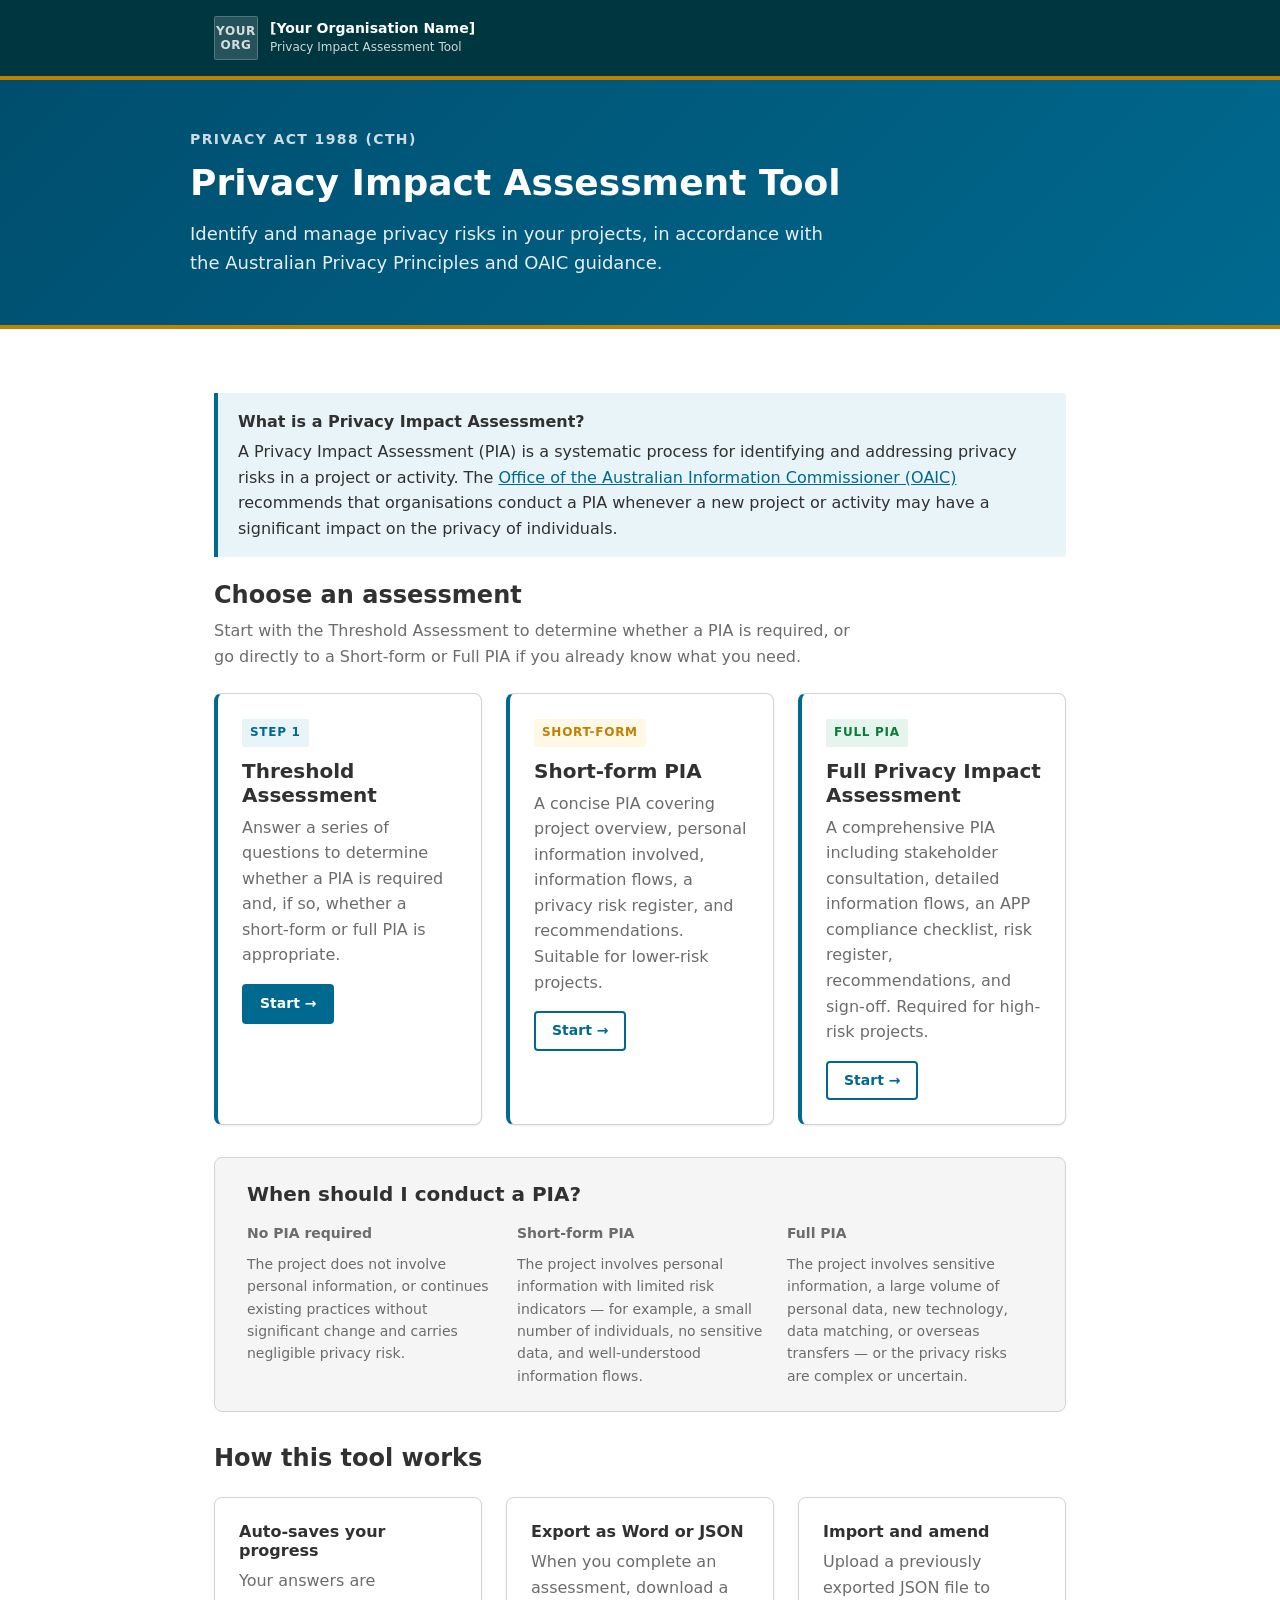
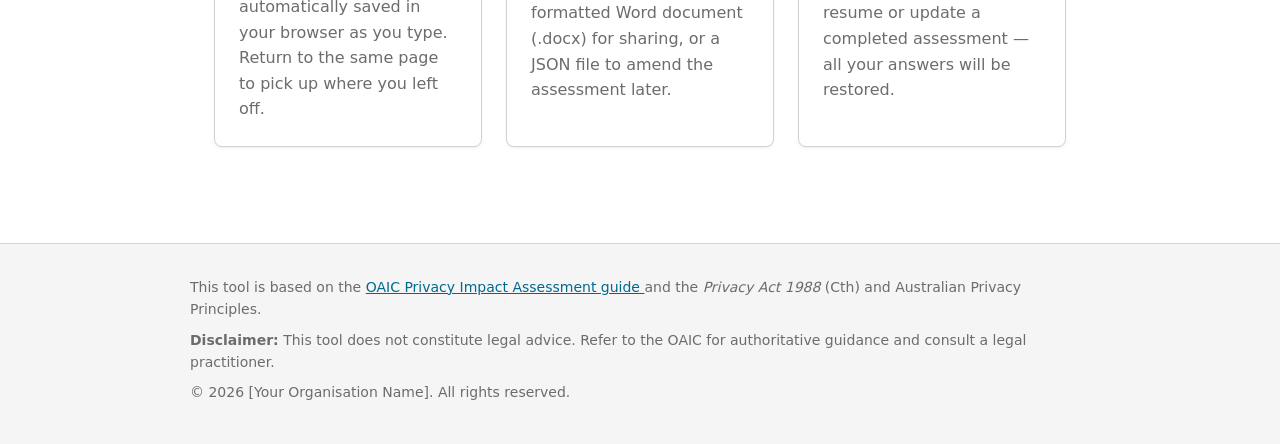
<file: index.html>
<!DOCTYPE html>
<html lang="en">
<head>
  <meta charset="UTF-8">
  <meta name="viewport" content="width=device-width, initial-scale=1.0">
  <title>Privacy Impact Assessment Tool</title>
  <meta name="description" content="Conduct a Privacy Impact Assessment (PIA) under the Privacy Act 1988 (Cth) and the Australian Privacy Principles.">
  <link rel="stylesheet" href="css/agds.css">
  <link rel="stylesheet" href="css/wizard.css">
</head>
<body>

  <!-- Skip navigation -->
  <a class="skip-link" href="#main-content">Skip to main content</a>

  <!-- Site header -->
  <header class="site-header" role="banner">
    <div class="site-header__inner">
      <a class="site-header__logo" href="index.html" aria-label="Home — Privacy Impact Assessment Tool">
        <div class="site-header__logo-mark" aria-hidden="true">YOUR<br>ORG</div>
        <div>
          <div class="site-header__org-name">[Your Organisation Name]</div>
          <div class="site-header__site-name">Privacy Impact Assessment Tool</div>
        </div>
      </a>
    </div>
  </header>

  <!-- Hero -->
  <div class="hero" role="presentation">
    <div class="hero__inner">
      <p class="hero__eyebrow">Privacy Act 1988 (Cth)</p>
      <h1 class="hero__title">Privacy Impact Assessment Tool</h1>
      <p class="hero__subtitle">
        Identify and manage privacy risks in your projects, in accordance with
        the Australian Privacy Principles and OAIC guidance.
      </p>
    </div>
  </div>

  <!-- Main content -->
  <main id="main-content" class="page-main">

    <!-- What is a PIA callout -->
    <div class="callout callout--info" role="note">
      <p class="callout__title">What is a Privacy Impact Assessment?</p>
      <p>
        A Privacy Impact Assessment (PIA) is a systematic process for identifying and addressing
        privacy risks in a project or activity. The
        <a href="https://www.oaic.gov.au/privacy/privacy-guidance-for-organisations-and-government-agencies/privacy-impact-assessments"
           target="_blank" rel="noopener noreferrer">
          Office of the Australian Information Commissioner (OAIC)
        </a>
        recommends that organisations conduct a PIA whenever a new project or activity
        may have a significant impact on the privacy of individuals.
      </p>
    </div>

    <!-- Assessment cards -->
    <section aria-labelledby="assessments-heading">
      <h2 class="section-heading" id="assessments-heading">Choose an assessment</h2>
      <p class="section-intro">
        Start with the Threshold Assessment to determine whether a PIA is required,
        or go directly to a Short-form or Full PIA if you already know what you need.
      </p>

      <div class="card-grid">

        <!-- Threshold Assessment -->
        <a class="card card--link card--primary-border" href="threshold.html"
           aria-label="Start Threshold Assessment">
          <span class="card__tag card__tag--blue">Step 1</span>
          <h3 class="card__title">Threshold Assessment</h3>
          <p class="card__body">
            Answer a series of questions to determine whether a PIA is required
            and, if so, whether a short-form or full PIA is appropriate.
          </p>
          <p class="mt-4">
            <span class="btn btn--primary btn--sm" aria-hidden="true">Start →</span>
          </p>
        </a>

        <!-- Short-form PIA -->
        <a class="card card--link card--primary-border" href="short-pia.html"
           aria-label="Start Short-form PIA">
          <span class="card__tag card__tag--gold">Short-form</span>
          <h3 class="card__title">Short-form PIA</h3>
          <p class="card__body">
            A concise PIA covering project overview, personal information involved,
            information flows, a privacy risk register, and recommendations.
            Suitable for lower-risk projects.
          </p>
          <p class="mt-4">
            <span class="btn btn--secondary btn--sm" aria-hidden="true">Start →</span>
          </p>
        </a>

        <!-- Full PIA -->
        <a class="card card--link card--primary-border" href="full-pia.html"
           aria-label="Start Full PIA">
          <span class="card__tag card__tag--green">Full PIA</span>
          <h3 class="card__title">Full Privacy Impact Assessment</h3>
          <p class="card__body">
            A comprehensive PIA including stakeholder consultation, detailed
            information flows, an APP compliance checklist, risk register,
            recommendations, and sign-off. Required for high-risk projects.
          </p>
          <p class="mt-4">
            <span class="btn btn--secondary btn--sm" aria-hidden="true">Start →</span>
          </p>
        </a>

      </div>
    </section>

    <!-- Guidance -->
    <section class="guidance" aria-labelledby="guidance-heading">
      <h3 id="guidance-heading">When should I conduct a PIA?</h3>
      <div class="guidance-grid">
        <div class="guidance-item">
          <p class="guidance-item__heading">No PIA required</p>
          <p>The project does not involve personal information, or continues existing
             practices without significant change and carries negligible privacy risk.</p>
        </div>
        <div class="guidance-item">
          <p class="guidance-item__heading">Short-form PIA</p>
          <p>The project involves personal information with limited risk indicators —
             for example, a small number of individuals, no sensitive data, and well-understood
             information flows.</p>
        </div>
        <div class="guidance-item">
          <p class="guidance-item__heading">Full PIA</p>
          <p>The project involves sensitive information, a large volume of personal data,
             new technology, data matching, or overseas transfers — or the privacy risks
             are complex or uncertain.</p>
        </div>
      </div>
    </section>

    <!-- Features -->
    <section aria-labelledby="features-heading" class="mt-8">
      <h2 class="section-heading" id="features-heading">How this tool works</h2>
      <div class="card-grid">
        <div class="card">
          <h4 class="card__title" style="font-size:1rem">Auto-saves your progress</h4>
          <p class="card__body">
            Your answers are automatically saved in your browser as you type.
            Return to the same page to pick up where you left off.
          </p>
        </div>
        <div class="card">
          <h4 class="card__title" style="font-size:1rem">Export as Word or JSON</h4>
          <p class="card__body">
            When you complete an assessment, download a formatted Word document
            (.docx) for sharing, or a JSON file to amend the assessment later.
          </p>
        </div>
        <div class="card">
          <h4 class="card__title" style="font-size:1rem">Import and amend</h4>
          <p class="card__body">
            Upload a previously exported JSON file to resume or update a completed
            assessment — all your answers will be restored.
          </p>
        </div>
      </div>
    </section>

  </main>

  <!-- Site footer -->
  <footer class="site-footer" role="contentinfo">
    <div class="site-footer__inner">
      <p>
        This tool is based on the
        <a href="https://www.oaic.gov.au/privacy/privacy-guidance-for-organisations-and-government-agencies/privacy-impact-assessments"
           target="_blank" rel="noopener noreferrer">
          OAIC Privacy Impact Assessment guide
        </a>
        and the <em>Privacy Act 1988</em> (Cth) and Australian Privacy Principles.
      </p>
      <p>
        <strong>Disclaimer:</strong> This tool does not constitute legal advice.
        Refer to the OAIC for authoritative guidance and consult a legal practitioner.
      </p>
      <p>&copy; <span id="footer-year"></span> [Your Organisation Name]. All rights reserved.</p>
    </div>
  </footer>

  <script>
    document.getElementById('footer-year').textContent = new Date().getFullYear();
  </script>

</body>
</html>
</file>
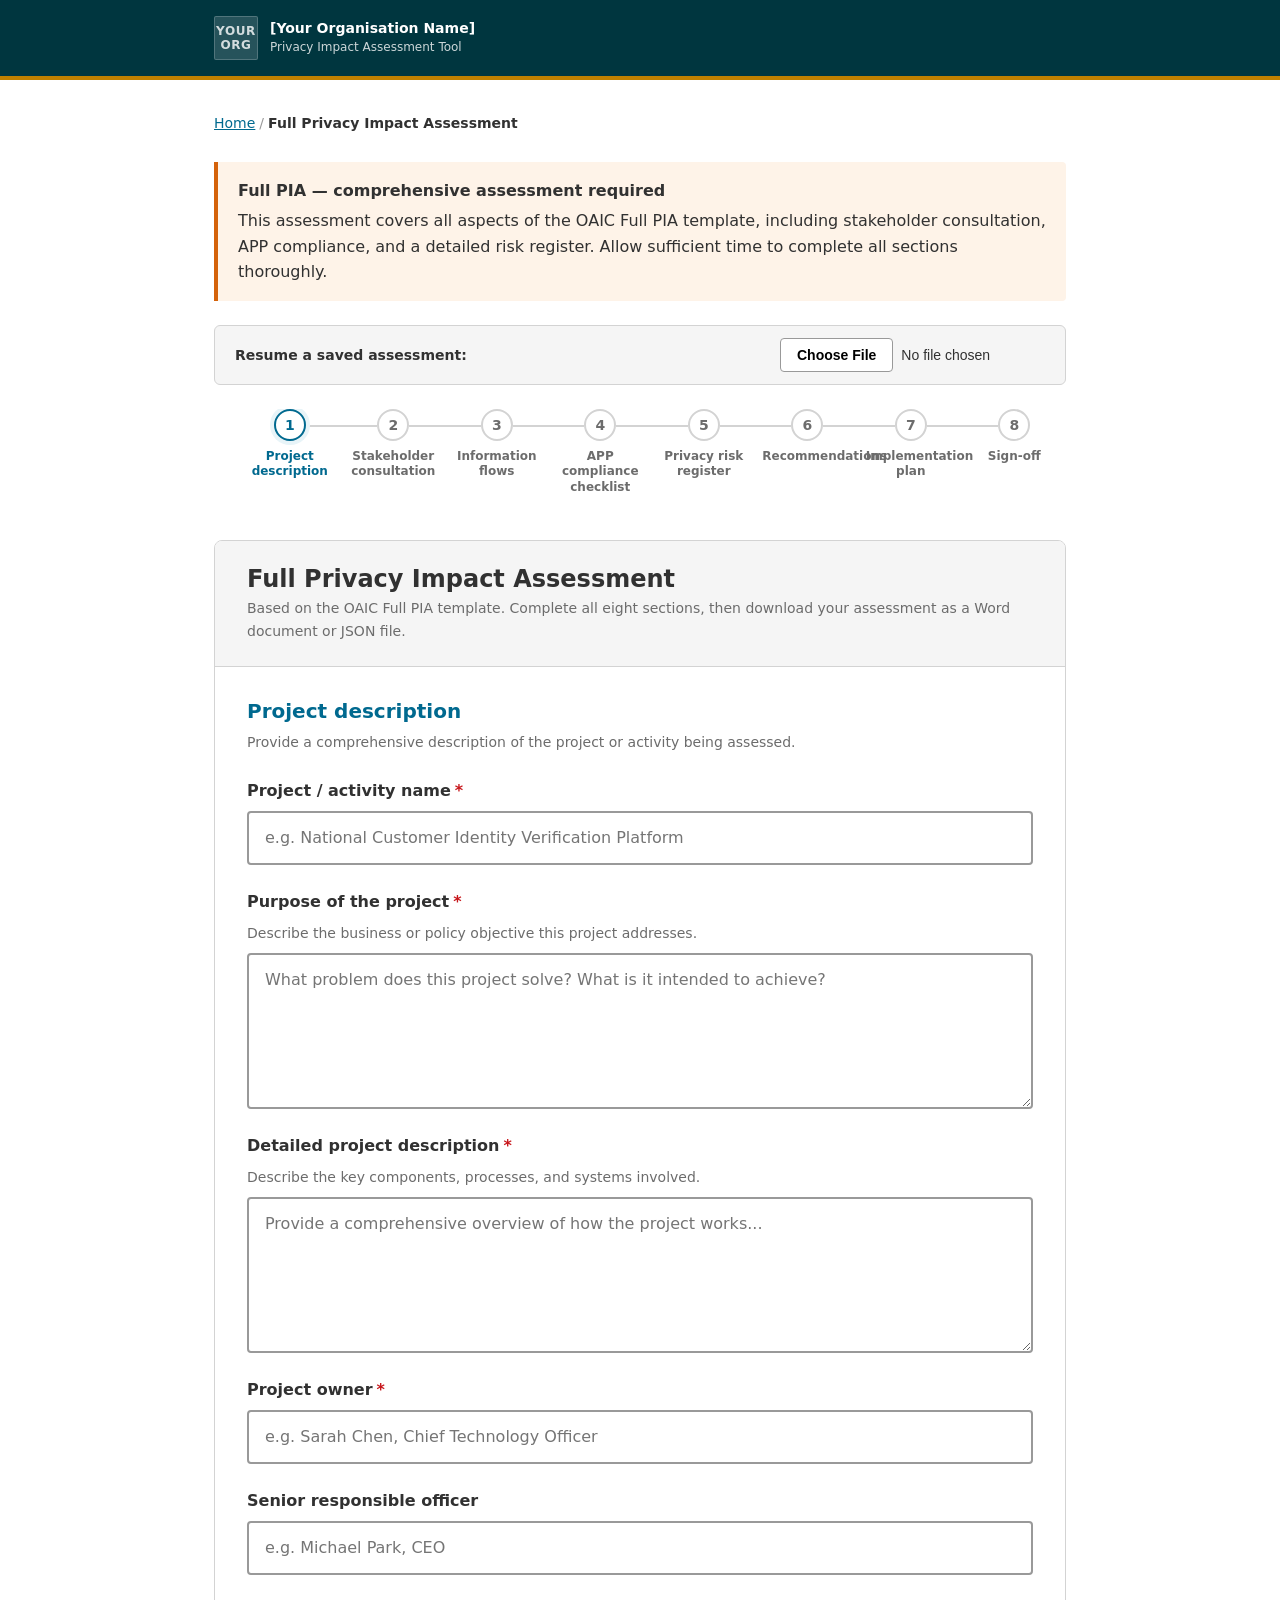
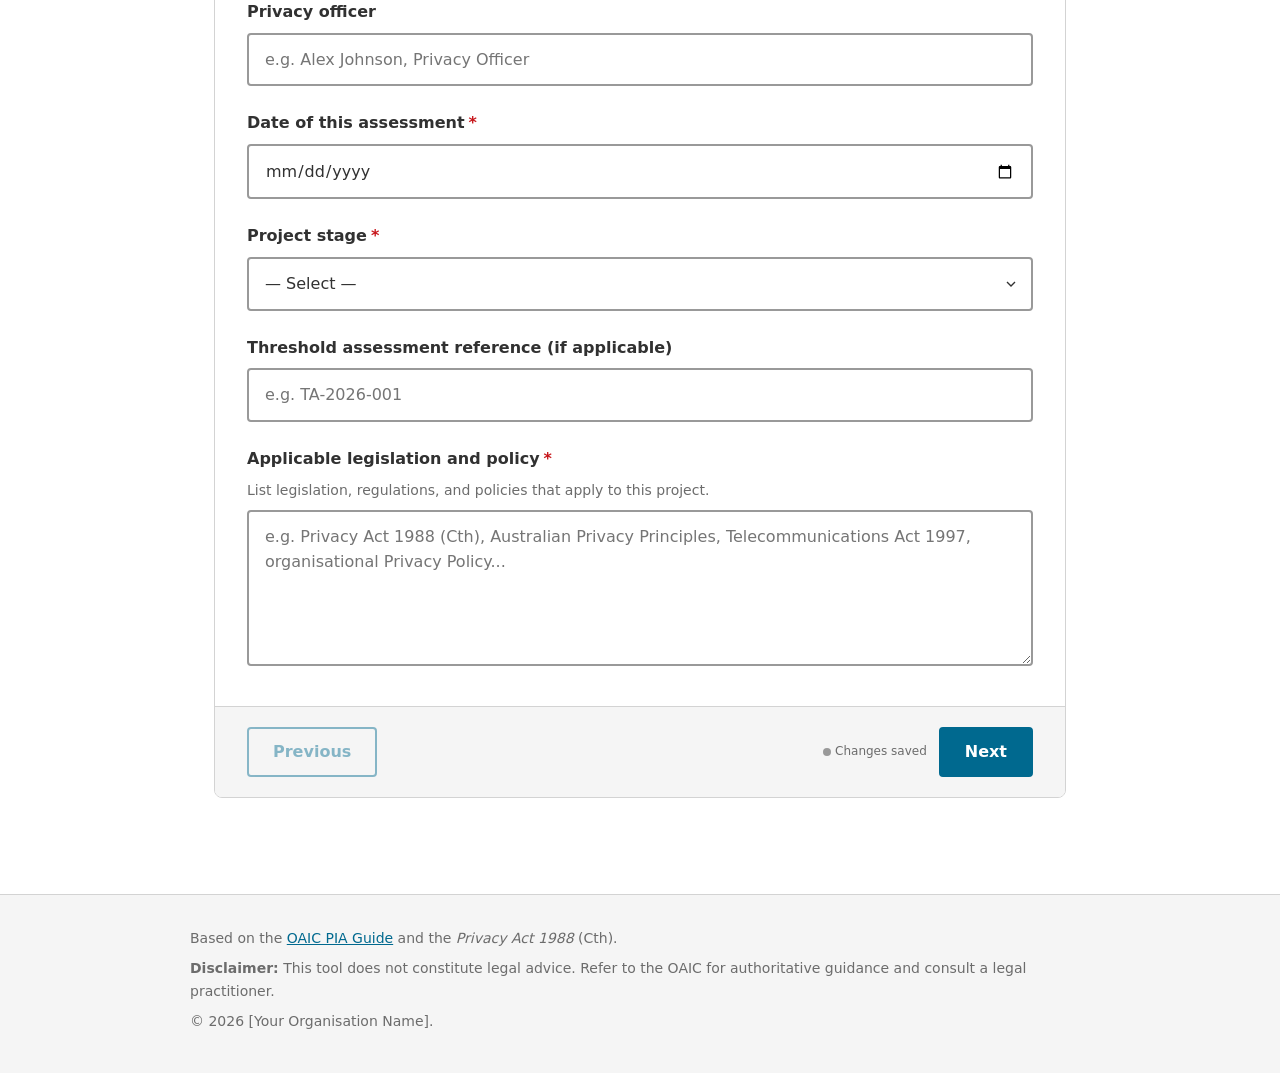
<file: full-pia.html>
<!DOCTYPE html>
<html lang="en">
<head>
  <meta charset="UTF-8">
  <meta name="viewport" content="width=device-width, initial-scale=1.0">
  <title>Full PIA — Privacy Impact Assessment Tool</title>
  <meta name="description" content="Complete a full Privacy Impact Assessment (PIA) under the Privacy Act 1988 (Cth), including APP compliance checklist and detailed risk register.">
  <link rel="stylesheet" href="css/agds.css">
  <link rel="stylesheet" href="css/wizard.css">
</head>
<body>

  <a class="skip-link" href="#main-content">Skip to main content</a>

  <header class="site-header" role="banner">
    <div class="site-header__inner">
      <a class="site-header__logo" href="index.html" aria-label="Home — Privacy Impact Assessment Tool">
        <div class="site-header__logo-mark" aria-hidden="true">YOUR<br>ORG</div>
        <div>
          <div class="site-header__org-name">[Your Organisation Name]</div>
          <div class="site-header__site-name">Privacy Impact Assessment Tool</div>
        </div>
      </a>
    </div>
  </header>

  <main id="main-content" class="page-main">

    <nav aria-label="Breadcrumb">
      <ol class="breadcrumb">
        <li><a href="index.html">Home</a></li>
        <li><span aria-current="page">Full Privacy Impact Assessment</span></li>
      </ol>
    </nav>

    <div class="callout callout--warning" role="note">
      <p class="callout__title">Full PIA — comprehensive assessment required</p>
      <p>
        This assessment covers all aspects of the OAIC Full PIA template, including
        stakeholder consultation, APP compliance, and a detailed risk register.
        Allow sufficient time to complete all sections thoroughly.
      </p>
    </div>

    <div class="import-bar" role="region" aria-label="Import saved assessment">
      <span class="import-bar__label">Resume a saved assessment:</span>
      <label for="import-file" class="visually-hidden">Upload JSON file</label>
      <input class="import-bar__file" type="file" id="import-file" accept=".json"
             aria-label="Upload previously exported JSON file">
    </div>

    <ol class="step-indicator" id="step-indicator" aria-label="Assessment progress"></ol>

    <div class="wizard" role="form" aria-label="Full Privacy Impact Assessment">
      <div class="wizard__header">
        <h1 class="wizard__title">Full Privacy Impact Assessment</h1>
        <p class="wizard__subtitle">
          Based on the OAIC Full PIA template. Complete all eight sections,
          then download your assessment as a Word document or JSON file.
        </p>
      </div>
      <div class="wizard__body">
        <div id="wizard-steps"></div>

        <!-- Results view -->
        <div class="results-view" id="results-view" aria-live="polite">

          <div class="result-outcome result-outcome--complete">
            <svg class="result-outcome__icon" viewBox="0 0 48 48" fill="none"
                 stroke="#0B7B39" stroke-width="3" aria-hidden="true">
              <circle cx="24" cy="24" r="22"/>
              <polyline points="14 24 20 32 34 16"/>
            </svg>
            <div class="result-outcome__content">
              <h2 class="result-outcome__title">Full PIA complete</h2>
              <p>Your assessment has been saved. Download the results below, or amend your answers.</p>
            </div>
          </div>

          <div class="results-actions" role="group" aria-label="Download options">
            <button class="btn btn--primary" id="btn-download-json" type="button">
              Download JSON
            </button>
            <button class="btn btn--secondary" id="btn-download-docx" type="button">
              Download Word (.docx)
            </button>
            <button class="btn btn--tertiary" id="btn-amend" type="button">
              ← Amend answers
            </button>
          </div>

          <div class="results-summary" id="results-summary">
            <h3>Assessment summary</h3>
            <div id="summary-content"></div>
          </div>

        </div>
      </div>
      <div class="wizard__footer" id="wizard-footer"></div>
    </div>

  </main>

  <footer class="site-footer" role="contentinfo">
    <div class="site-footer__inner">
      <p>
        Based on the
        <a href="https://www.oaic.gov.au/privacy/privacy-guidance-for-organisations-and-government-agencies/privacy-impact-assessments"
           target="_blank" rel="noopener noreferrer">OAIC PIA Guide</a>
        and the <em>Privacy Act 1988</em> (Cth).
      </p>
      <p><strong>Disclaimer:</strong> This tool does not constitute legal advice.
        Refer to the OAIC for authoritative guidance and consult a legal practitioner.</p>
      <p>&copy; <span id="footer-year"></span> [Your Organisation Name].</p>
    </div>
  </footer>

  <script type="module">
    import { Wizard }          from './js/wizard.js';
    import { STEPS, ASSESSMENT_TYPE } from './js/questions/full-pia.js';
    import { downloadJSON, downloadDOCX } from './js/export.js';

    const wizard = new Wizard({
      steps: STEPS,
      type:  ASSESSMENT_TYPE,
      onComplete(state) {
        showResults(state);
      },
    });
    wizard.init();

    // ── Results ─────────────────────────────────────────────────
    function showResults(state) {
      document.getElementById('wizard-footer').style.display = 'none';
      document.getElementById('step-indicator').style.display = 'none';
      document.getElementById('results-view').classList.add('is-active');
      renderSummary(state);
    }

    function renderSummary(state) {
      const container = document.getElementById('summary-content');
      let html = '';
      STEPS.forEach(step => {
        html += `<div class="summary-section">
          <div class="summary-section__title">${step.title}</div>`;
        step.fields.forEach(field => {
          if (field.type === 'repeating-group') {
            const items = Array.isArray(state[field.id]) ? state[field.id] : [];
            if (items.length === 0) return;
            html += `<div class="summary-field">
              <span class="summary-field__label">${field.label}</span>
              <span class="summary-field__value">${items.length} item(s) recorded</span>
            </div>`;
            return;
          }
          if (field.type === 'app-table') {
            const apps = state.apps ?? {};
            const completed = Object.values(apps).filter(a => a.applicable && a.applicable !== '').length;
            html += `<div class="summary-field">
              <span class="summary-field__label">APP compliance checklist</span>
              <span class="summary-field__value">${completed} of 13 APPs assessed</span>
            </div>`;
            return;
          }
          const raw = state[field.id];
          if (raw === undefined || raw === null || raw === '') return;
          const val = Array.isArray(raw) ? raw.join(', ') : raw;
          html += `<div class="summary-field">
            <span class="summary-field__label">${field.label}</span>
            <span class="summary-field__value">${val}</span>
          </div>`;
        });
        html += '</div>';
      });
      container.innerHTML = html;
    }

    // ── Downloads ───────────────────────────────────────────────
    document.getElementById('btn-download-json').addEventListener('click', () => {
      const state = wizard.getState();
      downloadJSON({ type: ASSESSMENT_TYPE, state, projectName: state.project_name });
    });

    document.getElementById('btn-download-docx').addEventListener('click', async () => {
      const state = wizard.getState();
      await downloadDOCX({ type: ASSESSMENT_TYPE, state, steps: STEPS });
    });

    document.getElementById('btn-amend').addEventListener('click', () => {
      document.getElementById('results-view').classList.remove('is-active');
      document.getElementById('wizard-footer').style.display = '';
      document.getElementById('step-indicator').style.display = '';
      wizard.currentStep = 0;
      wizard._updateUI();
    });

    document.getElementById('footer-year').textContent = new Date().getFullYear();
  </script>

</body>
</html>
</file>
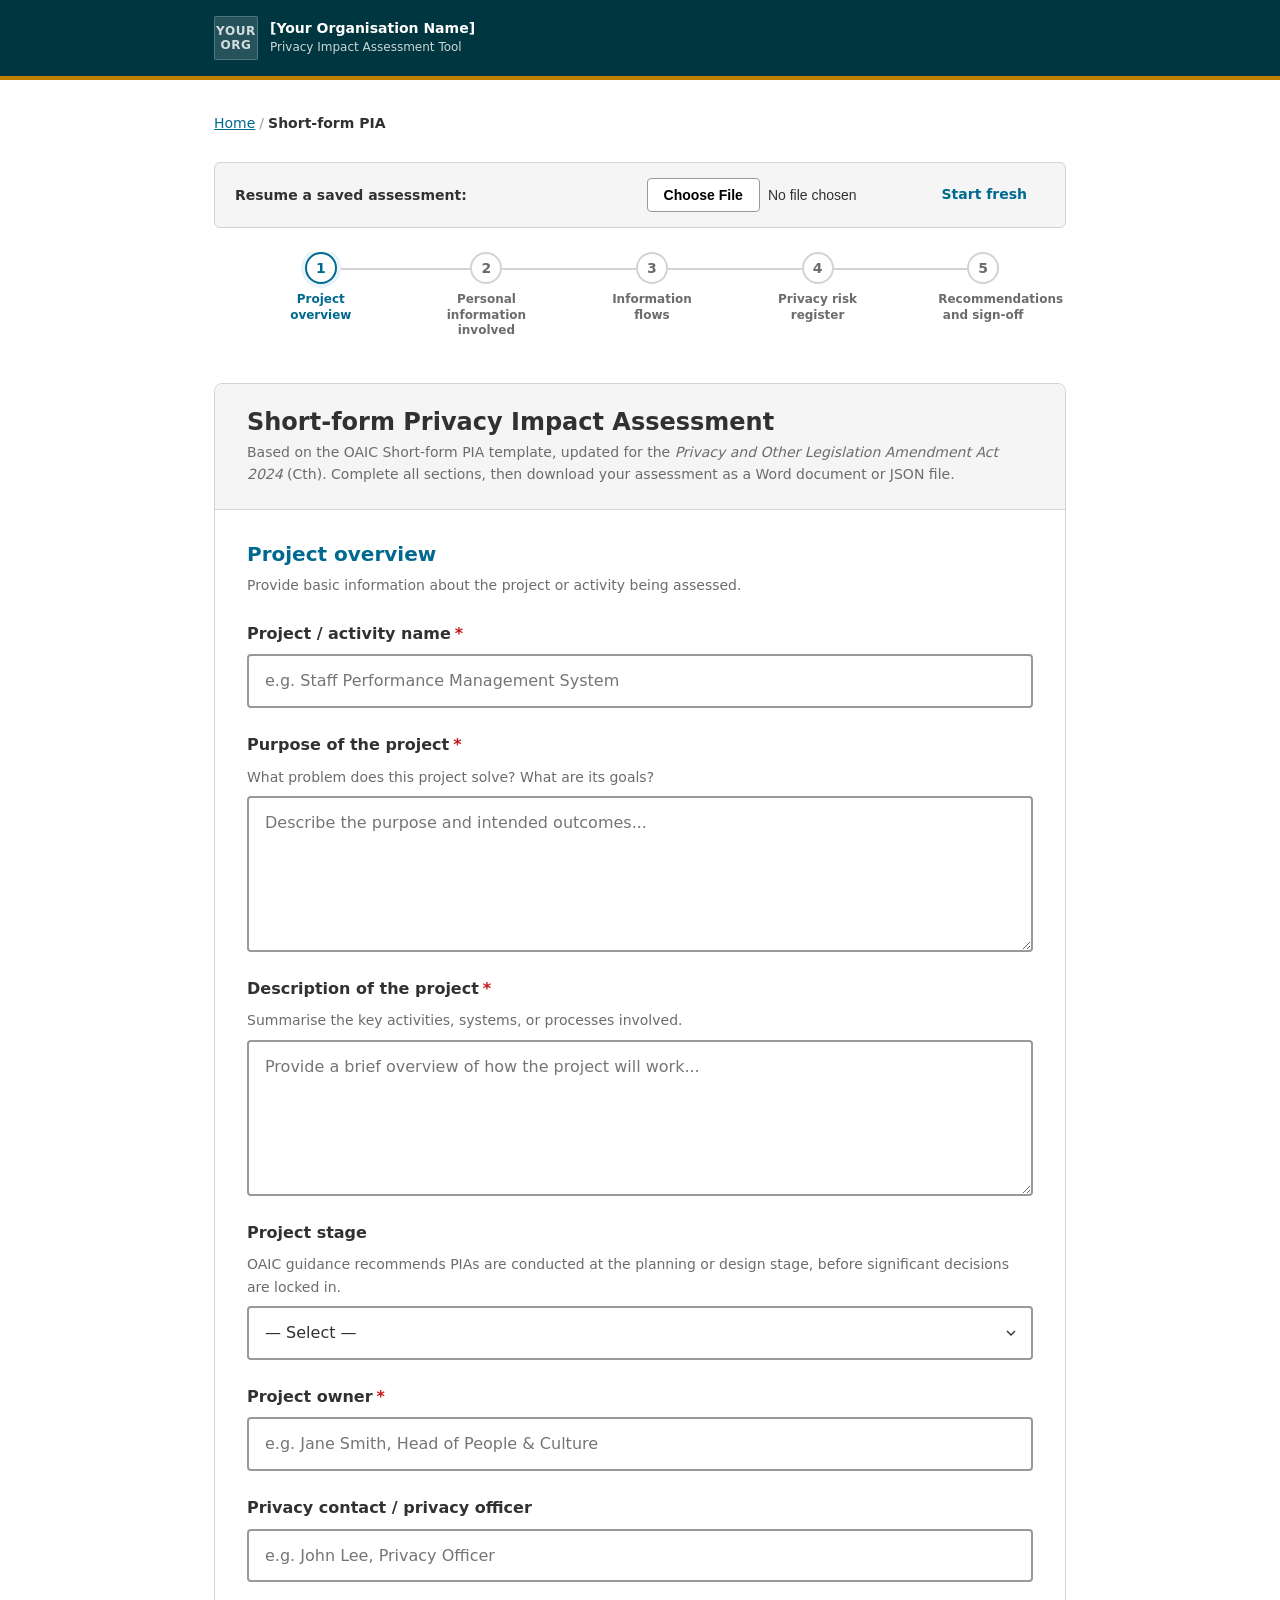
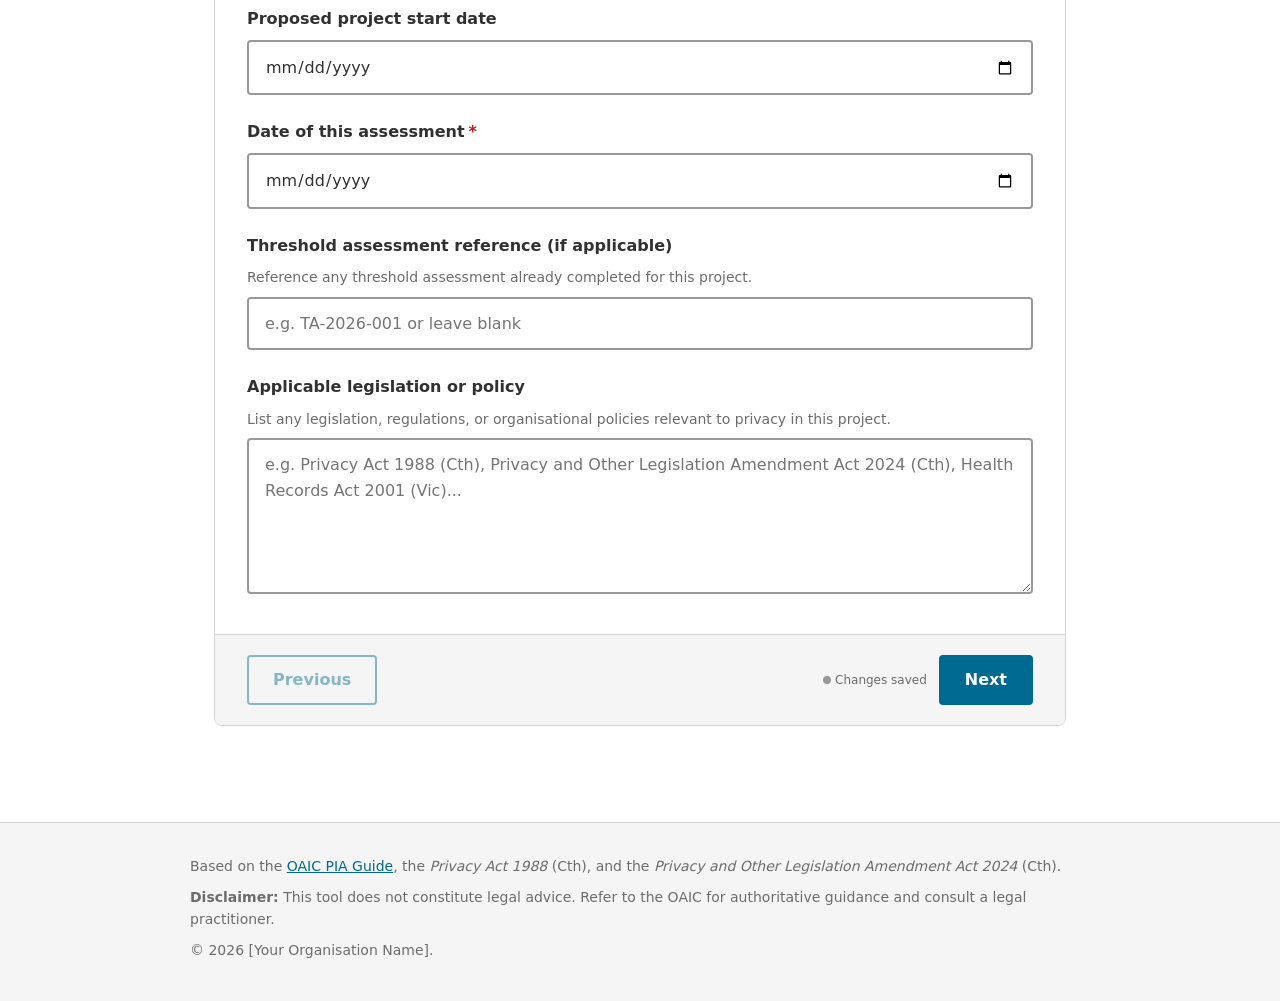
<file: short-pia.html>
<!DOCTYPE html>
<html lang="en">
<head>
  <meta charset="UTF-8">
  <meta name="viewport" content="width=device-width, initial-scale=1.0">
  <title>Short-form PIA — Privacy Impact Assessment Tool</title>
  <meta name="description" content="Complete a short-form Privacy Impact Assessment under the Privacy Act 1988 (Cth) and Australian Privacy Principles.">
  <link rel="stylesheet" href="css/agds.css">
  <link rel="stylesheet" href="css/wizard.css">
</head>
<body>

  <a class="skip-link" href="#main-content">Skip to main content</a>

  <header class="site-header" role="banner">
    <div class="site-header__inner">
      <a class="site-header__logo" href="index.html" aria-label="Home — Privacy Impact Assessment Tool">
        <div class="site-header__logo-mark" aria-hidden="true">YOUR<br>ORG</div>
        <div>
          <div class="site-header__org-name">[Your Organisation Name]</div>
          <div class="site-header__site-name">Privacy Impact Assessment Tool</div>
        </div>
      </a>
    </div>
  </header>

  <main id="main-content" class="page-main">

    <nav aria-label="Breadcrumb">
      <ol class="breadcrumb">
        <li><a href="index.html">Home</a></li>
        <li><span aria-current="page">Short-form PIA</span></li>
      </ol>
    </nav>

    <div class="import-bar" role="region" aria-label="Import saved assessment">
      <span class="import-bar__label">Resume a saved assessment:</span>
      <label for="import-file" class="visually-hidden">Upload JSON file</label>
      <input class="import-bar__file" type="file" id="import-file" accept=".json"
             aria-label="Upload previously exported JSON file">
      <button class="btn btn--tertiary btn--sm" id="btn-restart" type="button"
              aria-label="Discard all progress and start a new assessment">
        Start fresh
      </button>
    </div>

    <ol class="step-indicator" id="step-indicator" aria-label="Assessment progress"></ol>

    <div class="wizard" role="form" aria-label="Short-form Privacy Impact Assessment">
      <div class="wizard__header">
        <h1 class="wizard__title">Short-form Privacy Impact Assessment</h1>
        <p class="wizard__subtitle">
          Based on the OAIC Short-form PIA template, updated for the
          <em>Privacy and Other Legislation Amendment Act 2024</em> (Cth).
          Complete all sections, then download your assessment as a Word document or JSON file.
        </p>
      </div>
      <div class="wizard__body">
        <div id="wizard-steps"></div>

        <!-- Results view -->
        <div class="results-view" id="results-view" aria-live="polite">

          <div class="result-outcome result-outcome--complete">
            <svg class="result-outcome__icon" viewBox="0 0 48 48" fill="none"
                 stroke="#0B7B39" stroke-width="3" aria-hidden="true">
              <circle cx="24" cy="24" r="22"/>
              <polyline points="14 24 20 32 34 16"/>
            </svg>
            <div class="result-outcome__content">
              <h2 class="result-outcome__title">Short-form PIA complete</h2>
              <p>Your assessment has been saved. Download the results below.</p>
            </div>
          </div>

          <div class="results-actions" role="group" aria-label="Download options">
            <button class="btn btn--primary" id="btn-download-json" type="button">
              Download JSON
            </button>
            <button class="btn btn--secondary" id="btn-download-docx" type="button">
              Download Word (.docx)
            </button>
            <button class="btn btn--tertiary" id="btn-amend" type="button">
              ← Amend answers
            </button>
            <button class="btn btn--tertiary" id="btn-restart-results" type="button"
                    aria-label="Discard this assessment and start a new one">
              Start fresh
            </button>
          </div>

          <div class="results-summary" id="results-summary">
            <h3>Assessment summary</h3>
            <div id="summary-content"></div>
          </div>

        </div>
      </div>
      <div class="wizard__footer" id="wizard-footer"></div>
    </div>

    <!-- ── Suggest-risks modal ──────────────────────────────────── -->
    <dialog id="suggest-risks-modal" class="suggest-modal" aria-labelledby="suggest-modal-title">
      <div class="suggest-modal__header">
        <h2 id="suggest-modal-title">Suggested privacy risks</h2>
        <button type="button" class="btn btn--icon btn--sm" id="btn-suggest-close"
                aria-label="Close suggested risks panel">&#x2715;</button>
      </div>
      <p class="suggest-modal__intro">
        Based on your earlier answers, the following privacy risks may be relevant to this project.
        Select the ones you would like to add to the register — each will be pre-populated with a
        suggested description, likelihood, consequence, and treatment you can then edit.
      </p>
      <div class="suggest-modal__body" id="suggest-risks-list" role="group"
           aria-label="Suggested risks"></div>
      <div class="suggest-modal__footer">
        <button type="button" class="btn btn--secondary" id="btn-suggest-cancel">Cancel</button>
        <button type="button" class="btn btn--primary"   id="btn-suggest-confirm">Add selected risks</button>
      </div>
    </dialog>

  </main>

  <footer class="site-footer" role="contentinfo">
    <div class="site-footer__inner">
      <p>
        Based on the
        <a href="https://www.oaic.gov.au/privacy/privacy-guidance-for-organisations-and-government-agencies/privacy-impact-assessments"
           target="_blank" rel="noopener noreferrer">OAIC PIA Guide</a>,
        the <em>Privacy Act 1988</em> (Cth), and the
        <em>Privacy and Other Legislation Amendment Act 2024</em> (Cth).
      </p>
      <p><strong>Disclaimer:</strong> This tool does not constitute legal advice.
        Refer to the OAIC for authoritative guidance and consult a legal practitioner.</p>
      <p>&copy; <span id="footer-year"></span> [Your Organisation Name].</p>
    </div>
  </footer>

  <script type="module">
    import { Wizard }                          from './js/wizard.js';
    import { STEPS, ASSESSMENT_TYPE,
             RISK_SUGGESTIONS }               from './js/questions/short-pia.js';
    import { downloadJSON, downloadDOCX }     from './js/export.js';
    import { deriveRisks }                    from './js/risk-suggest.js';

    const wizard = new Wizard({
      steps: STEPS,
      type:  ASSESSMENT_TYPE,
      onComplete(state) {
        showResults(state);
      },
    });
    wizard.init();

    // ── Suggest-risks button ─────────────────────────────────────
    // Inject the button into the risk-register step panel, right after
    // the callout hint block. The step panels are rendered once at init
    // and persist in the DOM, so we can safely target them here.
    (function injectSuggestButton() {
      const riskStepIdx = STEPS.findIndex(s => s.id === 'risk-register');
      const riskPanel   = document.getElementById(`step-panel-${riskStepIdx}`);
      if (!riskPanel) return;
      const btn = document.createElement('button');
      btn.type        = 'button';
      btn.className   = 'btn btn--secondary btn--sm suggest-risks-btn';
      btn.id          = 'btn-suggest-risks';
      btn.textContent = 'Suggest risks from your answers';
      // Insert after the callout, before the repeating-group form-group
      const callout = riskPanel.querySelector('.callout');
      if (callout) {
        callout.insertAdjacentElement('afterend', btn);
      } else {
        riskPanel.insertAdjacentElement('afterbegin', btn);
      }
    })();

    // ── Suggest-risks modal logic ────────────────────────────────
    // Look up the human-readable label for a risk_category value.
    const _riskCategoryOptions = STEPS
      .find(s => s.id === 'risk-register')
      .fields[0].subfields
      .find(sf => sf.id === 'risk_category').options;

    function _categoryLabel(value) {
      return _riskCategoryOptions.find(o => o.value === value)?.label ?? value;
    }

    // Open the modal: derive risks, filter already-added ones, render list.
    document.getElementById('btn-suggest-risks')?.addEventListener('click', () => {
      const state              = wizard.getState();
      const existingCategories = new Set(
        (state.risks ?? []).map(r => r.risk_category).filter(Boolean)
      );
      const suggested = deriveRisks(state, RISK_SUGGESTIONS)
        .filter(r => !existingCategories.has(r.risk_category));

      const listEl = document.getElementById('suggest-risks-list');
      if (suggested.length === 0) {
        listEl.innerHTML = `<p class="suggest-risks-empty">
          No new risks to suggest — all detected risks are already in your register,
          or not enough information was provided in earlier steps to identify additional risks.
        </p>`;
      } else {
        listEl.innerHTML = suggested.map((risk, i) => `
          <label class="suggest-risk-item">
            <input type="checkbox" name="suggest-risk" value="${i}" checked
                   aria-label="${_categoryLabel(risk.risk_category)}">
            <div class="suggest-risk-item__content">
              <span class="suggest-risk-item__title">${_categoryLabel(risk.risk_category)}</span>
              <p class="suggest-risk-item__desc">${risk.risk_description}</p>
              <p class="suggest-risk-item__meta">
                Likelihood: <strong>${risk.likelihood}</strong> &nbsp;|&nbsp;
                Consequence: <strong>${risk.consequence}</strong> &nbsp;|&nbsp;
                Rating: <strong>${risk.risk_rating}</strong>
              </p>
            </div>
          </label>
        `).join('');
      }

      // Stash derived list on the element for the confirm handler to read.
      document.getElementById('suggest-risks-modal')._suggested = suggested;
      document.getElementById('suggest-risks-modal').showModal();
    });

    function _closeSuggestModal() {
      document.getElementById('suggest-risks-modal').close();
    }
    document.getElementById('btn-suggest-cancel')?.addEventListener('click', _closeSuggestModal);
    document.getElementById('btn-suggest-close')?.addEventListener('click',  _closeSuggestModal);

    // Close on backdrop click (native <dialog> behaviour for click outside).
    document.getElementById('suggest-risks-modal')?.addEventListener('click', (e) => {
      if (e.target === e.currentTarget) _closeSuggestModal();
    });

    // Confirm: collect checked items and add them to the register.
    document.getElementById('btn-suggest-confirm')?.addEventListener('click', () => {
      const modal     = document.getElementById('suggest-risks-modal');
      const suggested = modal._suggested ?? [];
      const selected  = [...modal.querySelectorAll('input[name="suggest-risk"]:checked')]
        .map(cb => suggested[parseInt(cb.value, 10)])
        .filter(Boolean);

      if (selected.length > 0) {
        wizard.addRepeatingItems('risks', selected);
      }
      modal.close();
    });

    // ── Results ─────────────────────────────────────────────────
    function showResults(state) {
      document.getElementById('wizard-footer').style.display = 'none';
      document.getElementById('step-indicator').style.display = 'none';
      document.getElementById('results-view').classList.add('is-active');
      renderSummary(state);
    }

    function renderSummary(state) {
      const container = document.getElementById('summary-content');
      let html = '';
      STEPS.forEach(step => {
        html += `<div class="summary-section">
          <div class="summary-section__title">${step.title}</div>`;
        step.fields.forEach(field => {
          if (field.type === 'repeating-group') {
            const items = Array.isArray(state[field.id]) ? state[field.id] : [];
            if (items.length === 0) return;
            html += `<div class="summary-field">
              <span class="summary-field__label">${field.label}</span>
              <span class="summary-field__value">${items.length} item(s) recorded</span>
            </div>`;
            return;
          }
          const raw = state[field.id];
          if (raw === undefined || raw === null || raw === '') return;
          let val;
          if (field.type === 'checkbox-other' && Array.isArray(raw)) {
            // Replace the sentinel '__other' with the free-text value the user typed.
            let vals = raw.filter(v => v !== '__other');
            const otherText = state[`${field.id}__other`];
            if (otherText) vals.push(otherText);
            val = vals.join(', ');
          } else {
            val = Array.isArray(raw) ? raw.join(', ') : raw;
          }
          html += `<div class="summary-field">
            <span class="summary-field__label">${field.label}</span>
            <span class="summary-field__value">${val}</span>
          </div>`;
        });
        html += '</div>';
      });
      container.innerHTML = html;
    }

    // ── Downloads ───────────────────────────────────────────────
    document.getElementById('btn-download-json').addEventListener('click', () => {
      const state = wizard.getState();
      downloadJSON({ type: ASSESSMENT_TYPE, state, projectName: state.project_name });
    });

    document.getElementById('btn-download-docx').addEventListener('click', async () => {
      const state = wizard.getState();
      await downloadDOCX({ type: ASSESSMENT_TYPE, state, steps: STEPS });
    });

    document.getElementById('btn-amend').addEventListener('click', () => {
      document.getElementById('results-view').classList.remove('is-active');
      document.getElementById('wizard-footer').style.display = '';
      document.getElementById('step-indicator').style.display = '';
      wizard.currentStep = 0;
      wizard._updateUI();
    });

    document.getElementById('btn-restart').addEventListener('click', () => wizard.restart());
    document.getElementById('btn-restart-results').addEventListener('click', () => wizard.restart());

    document.getElementById('footer-year').textContent = new Date().getFullYear();
  </script>

</body>
</html>
</file>
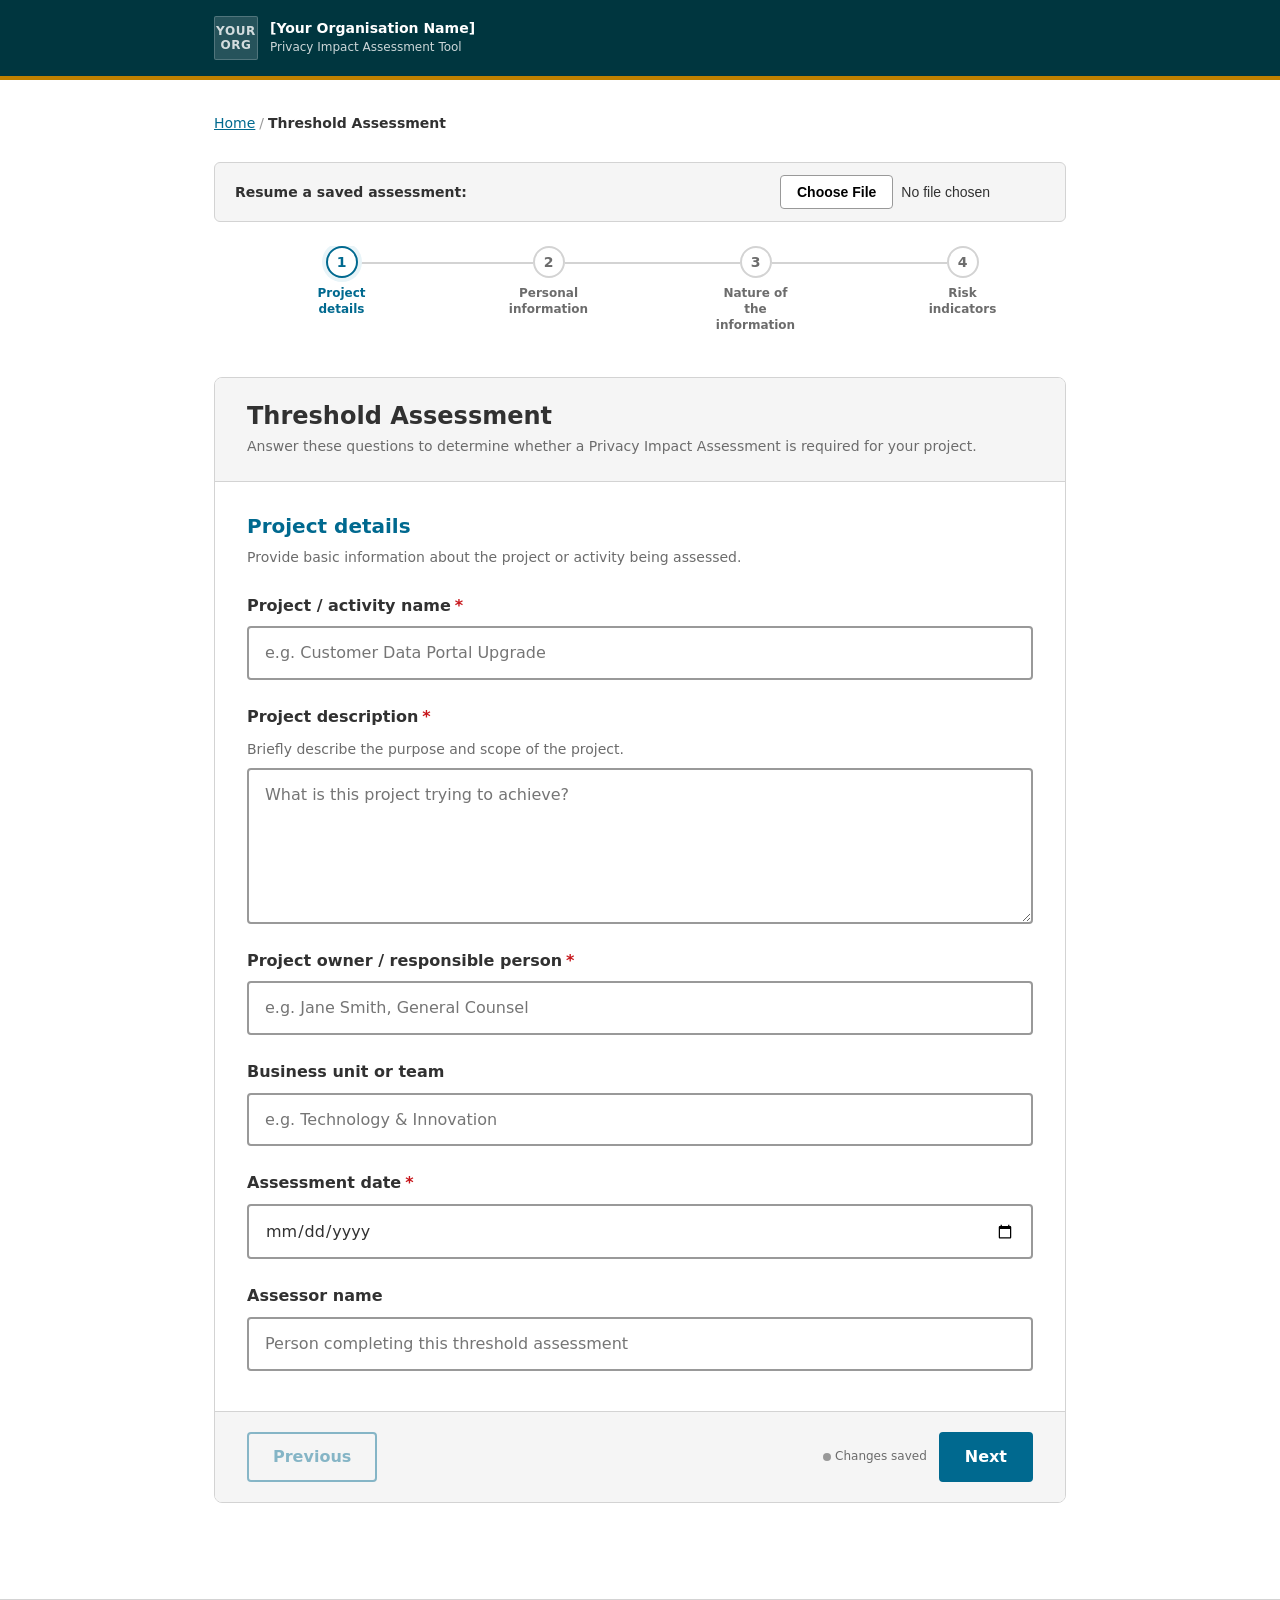
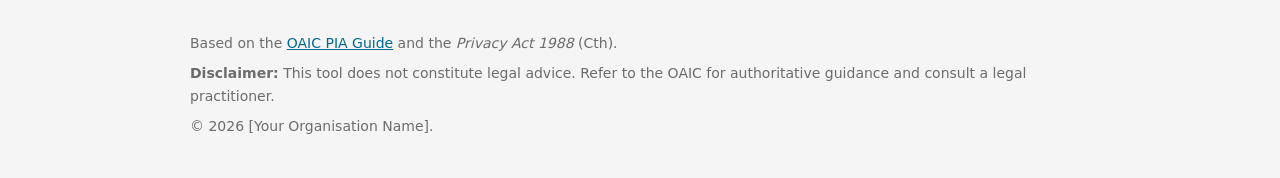
<file: threshold.html>
<!DOCTYPE html>
<html lang="en">
<head>
  <meta charset="UTF-8">
  <meta name="viewport" content="width=device-width, initial-scale=1.0">
  <title>Threshold Assessment — Privacy Impact Assessment Tool</title>
  <meta name="description" content="Complete a threshold assessment to determine whether a Privacy Impact Assessment is required under the Privacy Act 1988 (Cth).">
  <link rel="stylesheet" href="css/agds.css">
  <link rel="stylesheet" href="css/wizard.css">
</head>
<body>

  <a class="skip-link" href="#main-content">Skip to main content</a>

  <header class="site-header" role="banner">
    <div class="site-header__inner">
      <a class="site-header__logo" href="index.html" aria-label="Home — Privacy Impact Assessment Tool">
        <div class="site-header__logo-mark" aria-hidden="true">YOUR<br>ORG</div>
        <div>
          <div class="site-header__org-name">[Your Organisation Name]</div>
          <div class="site-header__site-name">Privacy Impact Assessment Tool</div>
        </div>
      </a>
    </div>
  </header>

  <main id="main-content" class="page-main">

    <!-- Breadcrumb -->
    <nav aria-label="Breadcrumb">
      <ol class="breadcrumb">
        <li><a href="index.html">Home</a></li>
        <li><span aria-current="page">Threshold Assessment</span></li>
      </ol>
    </nav>

    <!-- Import bar -->
    <div class="import-bar" role="region" aria-label="Import saved assessment">
      <span class="import-bar__label">Resume a saved assessment:</span>
      <label for="import-file" class="visually-hidden">Upload JSON file</label>
      <input class="import-bar__file" type="file" id="import-file" accept=".json"
             aria-label="Upload previously exported JSON file">
    </div>

    <!-- Step indicator -->
    <ol class="step-indicator" id="step-indicator" aria-label="Assessment progress"></ol>

    <!-- Wizard -->
    <div class="wizard" role="form" aria-label="Threshold Assessment">
      <div class="wizard__header">
        <h1 class="wizard__title">Threshold Assessment</h1>
        <p class="wizard__subtitle">
          Answer these questions to determine whether a Privacy Impact Assessment
          is required for your project.
        </p>
      </div>
      <div class="wizard__body">
        <div id="wizard-steps"></div>

        <!-- Results view (hidden until complete) -->
        <div class="results-view" id="results-view" aria-live="polite">

          <div id="outcome-banner" class="result-outcome"></div>

          <div class="results-actions" role="group" aria-label="Download options">
            <button class="btn btn--primary" id="btn-download-json" type="button">
              Download JSON
            </button>
            <button class="btn btn--secondary" id="btn-download-docx" type="button">
              Download Word (.docx)
            </button>
            <button class="btn btn--tertiary" id="btn-amend" type="button">
              ← Amend answers
            </button>
          </div>

          <div class="results-summary" id="results-summary">
            <h3>Assessment summary</h3>
            <div id="summary-content"></div>
          </div>

          <div class="callout callout--info">
            <p class="callout__title">Next steps</p>
            <p id="next-steps-text"></p>
          </div>

        </div>
      </div>
      <div class="wizard__footer" id="wizard-footer"></div>
    </div>

  </main>

  <footer class="site-footer" role="contentinfo">
    <div class="site-footer__inner">
      <p>
        Based on the
        <a href="https://www.oaic.gov.au/privacy/privacy-guidance-for-organisations-and-government-agencies/privacy-impact-assessments"
           target="_blank" rel="noopener noreferrer">OAIC PIA Guide</a>
        and the <em>Privacy Act 1988</em> (Cth).
      </p>
      <p><strong>Disclaimer:</strong> This tool does not constitute legal advice.
        Refer to the OAIC for authoritative guidance and consult a legal practitioner.</p>
      <p>&copy; <span id="footer-year"></span> [Your Organisation Name].</p>
    </div>
  </footer>

  <script type="module">
    import { Wizard }          from './js/wizard.js';
    import { STEPS, ASSESSMENT_TYPE, computeOutcome } from './js/questions/threshold.js';
    import { downloadJSON, downloadDOCX } from './js/export.js';

    let currentOutcome = null;

    const wizard = new Wizard({
      steps: STEPS,
      type:  ASSESSMENT_TYPE,
      onComplete(state) {
        currentOutcome = computeOutcome(state);
        showResults(state, currentOutcome);
      },
    });
    wizard.init();

    // ── Results rendering ───────────────────────────────────────
    function showResults(state, outcome) {
      document.getElementById('wizard-footer').style.display = 'none';
      document.getElementById('step-indicator').style.display = 'none';
      document.getElementById('results-view').classList.add('is-active');

      // Outcome banner
      const outcomeEl = document.getElementById('outcome-banner');
      const icons = {
        none:  `<svg class="result-outcome__icon" viewBox="0 0 48 48" fill="none" stroke="#0B7B39" stroke-width="3"><circle cx="24" cy="24" r="22"/><polyline points="14 24 20 32 34 16"/></svg>`,
        short: `<svg class="result-outcome__icon" viewBox="0 0 48 48" fill="none" stroke="#00698F" stroke-width="3"><circle cx="24" cy="24" r="22"/><line x1="24" y1="14" x2="24" y2="26"/><circle cx="24" cy="32" r="1.5" fill="#00698F"/></svg>`,
        full:  `<svg class="result-outcome__icon" viewBox="0 0 48 48" fill="none" stroke="#D4620A" stroke-width="3"><path d="M24 6L44 40H4L24 6Z"/><line x1="24" y1="22" x2="24" y2="30"/><circle cx="24" cy="36" r="1.5" fill="#D4620A"/></svg>`,
      };
      outcomeEl.className = `result-outcome result-outcome--${outcome.outcome}`;
      outcomeEl.innerHTML = `
        ${icons[outcome.outcome] ?? ''}
        <div class="result-outcome__content">
          <h2 class="result-outcome__title">${outcome.title}</h2>
          ${outcome.rationale.map(r => `<p>${r}</p>`).join('')}
        </div>
      `;

      // Next steps
      const nextStepsMap = {
        none:  'No further action is required at this time. Save this assessment for your records. If the scope of the project changes, complete a new threshold assessment.',
        short: 'Proceed to the <a href="short-pia.html">Short-form PIA</a> to document and manage privacy risks in your project.',
        full:  'Proceed to the <a href="full-pia.html">Full Privacy Impact Assessment</a>. The OAIC recommends considering privacy early in project design. Consult your privacy officer.',
      };
      document.getElementById('next-steps-text').innerHTML = nextStepsMap[outcome.outcome] ?? '';

      // Summary
      renderSummary(state);
    }

    function renderSummary(state) {
      const container = document.getElementById('summary-content');
      let html = '';
      STEPS.forEach(step => {
        html += `<div class="summary-section">
          <div class="summary-section__title">${step.title}</div>`;
        step.fields.forEach(field => {
          if (field.type === 'repeating-group' || field.type === 'app-table') return;
          const raw = state[field.id];
          if (raw === undefined || raw === null || raw === '') return;
          const val = Array.isArray(raw) ? raw.join(', ') : raw;
          html += `<div class="summary-field">
            <span class="summary-field__label">${field.label}</span>
            <span class="summary-field__value">${val}</span>
          </div>`;
        });
        html += '</div>';
      });
      container.innerHTML = html;
    }

    // ── Download buttons ────────────────────────────────────────
    document.getElementById('btn-download-json').addEventListener('click', () => {
      const state = wizard.getState();
      downloadJSON({ type: ASSESSMENT_TYPE, state, projectName: state.project_name });
    });

    document.getElementById('btn-download-docx').addEventListener('click', async () => {
      const state = wizard.getState();
      await downloadDOCX({ type: ASSESSMENT_TYPE, state, steps: STEPS, outcome: currentOutcome });
    });

    document.getElementById('btn-amend').addEventListener('click', () => {
      document.getElementById('results-view').classList.remove('is-active');
      document.getElementById('wizard-footer').style.display = '';
      document.getElementById('step-indicator').style.display = '';
      wizard.currentStep = 0;
      wizard._updateUI();
    });

    document.getElementById('footer-year').textContent = new Date().getFullYear();
  </script>

</body>
</html>
</file>
<file: css/agds.css>
/* ============================================================
   AGDS-INSPIRED DESIGN SYSTEM
   Colours, typography and base components modelled on the
   Australian Government Design System visual language.
   Customise via CSS custom properties at :root.
   ============================================================ */

/* ── Design tokens ─────────────────────────────────────────── */
:root {
  /* Colours */
  --color-primary:        #00698F;
  --color-primary-hover:  #004E6E;
  --color-primary-muted:  #E8F4F8;
  --color-accent:         #C08000;
  --color-accent-muted:   #FFF8E6;
  --color-success:        #0B7B39;
  --color-success-muted:  #E5F4EC;
  --color-warning:        #D4620A;
  --color-warning-muted:  #FEF3E8;
  --color-error:          #C7161B;
  --color-error-muted:    #FDECEA;
  --color-info:           #00698F;
  --color-info-muted:     #E8F4F8;

  /* Neutrals */
  --color-bg:             #FFFFFF;
  --color-surface:        #F5F5F5;
  --color-surface-alt:    #EBEBEB;
  --color-text:           #313131;
  --color-text-muted:     #6C6C6C;
  --color-border:         #D3D3D3;
  --color-border-strong:  #999999;
  --color-white:          #FFFFFF;

  /* Header */
  --color-header-bg:      #00363F;
  --color-header-text:    #FFFFFF;
  --color-header-border:  #C08000;

  /* Typography */
  --font-family:          system-ui, -apple-system, 'Segoe UI', Roboto, 'Helvetica Neue', Arial, sans-serif;
  --font-size-base:       1rem;        /* 16px */
  --font-size-sm:         0.875rem;    /* 14px */
  --font-size-xs:         0.75rem;     /* 12px */
  --font-size-lg:         1.125rem;    /* 18px */
  --font-size-xl:         1.25rem;     /* 20px */
  --font-size-2xl:        1.5rem;      /* 24px */
  --font-size-3xl:        1.875rem;    /* 30px */
  --font-size-4xl:        2.25rem;     /* 36px */
  --line-height:          1.6;
  --line-height-heading:  1.2;

  /* Spacing (8px grid) */
  --space-1:  0.25rem;   /* 4px  */
  --space-2:  0.5rem;    /* 8px  */
  --space-3:  0.75rem;   /* 12px */
  --space-4:  1rem;      /* 16px */
  --space-5:  1.25rem;   /* 20px */
  --space-6:  1.5rem;    /* 24px */
  --space-8:  2rem;      /* 32px */
  --space-10: 2.5rem;    /* 40px */
  --space-12: 3rem;      /* 48px */
  --space-16: 4rem;      /* 64px */

  /* Borders */
  --radius-sm:  2px;
  --radius:     4px;
  --radius-md:  6px;
  --radius-lg:  8px;

  /* Shadows */
  --shadow-sm:  0 1px 2px rgba(0,0,0,0.08);
  --shadow:     0 2px 6px rgba(0,0,0,0.10);
  --shadow-md:  0 4px 12px rgba(0,0,0,0.12);

  /* Layout */
  --container-max:  900px;
  --container-wide: 1140px;
}

/* ── Reset ─────────────────────────────────────────────────── */
*, *::before, *::after { box-sizing: border-box; margin: 0; padding: 0; }

html { font-size: 16px; scroll-behavior: smooth; }

body {
  font-family: var(--font-family);
  font-size:   var(--font-size-base);
  line-height: var(--line-height);
  color:       var(--color-text);
  background:  var(--color-bg);
  -webkit-font-smoothing: antialiased;
}

img, svg { display: block; max-width: 100%; }

a {
  color: var(--color-primary);
  text-decoration: underline;
}
a:hover { color: var(--color-primary-hover); }
a:focus-visible {
  outline: 3px solid var(--color-accent);
  outline-offset: 2px;
  border-radius: var(--radius-sm);
}

/* ── Typography ────────────────────────────────────────────── */
h1, h2, h3, h4, h5, h6 {
  font-family:    var(--font-family);
  font-weight:    700;
  line-height:    var(--line-height-heading);
  color:          var(--color-text);
  margin-bottom:  var(--space-4);
}
h1 { font-size: var(--font-size-4xl); }
h2 { font-size: var(--font-size-3xl); }
h3 { font-size: var(--font-size-2xl); }
h4 { font-size: var(--font-size-xl); }
h5 { font-size: var(--font-size-lg); }
h6 { font-size: var(--font-size-base); }

p { margin-bottom: var(--space-4); }
p:last-child { margin-bottom: 0; }

ul, ol {
  padding-left: var(--space-6);
  margin-bottom: var(--space-4);
}
li { margin-bottom: var(--space-1); }

strong { font-weight: 700; }
em     { font-style: italic; }

small { font-size: var(--font-size-sm); color: var(--color-text-muted); }

/* ── Layout Utilities ──────────────────────────────────────── */
.container {
  max-width: var(--container-max);
  margin:    0 auto;
  padding:   0 var(--space-6);
}
.container--wide {
  max-width: var(--container-wide);
}

.visually-hidden {
  position: absolute !important;
  width: 1px; height: 1px;
  padding: 0; margin: -1px;
  overflow: hidden;
  clip: rect(0,0,0,0);
  white-space: nowrap;
  border: 0;
}

/* ── Site Header ───────────────────────────────────────────── */
.site-header {
  background: var(--color-header-bg);
  border-bottom: 4px solid var(--color-header-border);
  color: var(--color-header-text);
}
.site-header__inner {
  display:     flex;
  align-items: center;
  gap:         var(--space-4);
  padding:     var(--space-4) var(--space-6);
  max-width:   var(--container-max);
  margin:      0 auto;
}
.site-header__logo {
  display:     flex;
  align-items: center;
  gap:         var(--space-3);
  text-decoration: none;
  color: inherit;
}
.site-header__logo-mark {
  width:  44px;
  height: 44px;
  background: rgba(255,255,255,0.15);
  border-radius: var(--radius-sm);
  display: flex;
  align-items: center;
  justify-content: center;
  font-size: var(--font-size-xs);
  font-weight: 700;
  letter-spacing: 0.05em;
  color: rgba(255,255,255,0.8);
  text-align: center;
  line-height: 1.2;
  border: 1px solid rgba(255,255,255,0.2);
  flex-shrink: 0;
}
.site-header__org-name {
  font-size:   var(--font-size-sm);
  font-weight: 700;
  line-height: 1.3;
}
.site-header__site-name {
  font-size: var(--font-size-xs);
  opacity:   0.8;
  font-weight: 400;
}

/* ── Site Footer ───────────────────────────────────────────── */
.site-footer {
  background:   var(--color-surface);
  border-top:   1px solid var(--color-border);
  margin-top:   var(--space-16);
  padding:      var(--space-8) var(--space-6);
  font-size:    var(--font-size-sm);
  color:        var(--color-text-muted);
}
.site-footer__inner {
  max-width: var(--container-max);
  margin:    0 auto;
}
.site-footer p { margin-bottom: var(--space-2); }
.site-footer a { color: var(--color-primary); }

/* ── Page content wrapper ──────────────────────────────────── */
.page-main {
  padding: var(--space-8) var(--space-6);
  max-width: var(--container-max);
  margin: 0 auto;
}

/* ── Breadcrumb ────────────────────────────────────────────── */
.breadcrumb {
  display:     flex;
  align-items: center;
  flex-wrap:   wrap;
  gap:         var(--space-1);
  font-size:   var(--font-size-sm);
  color:       var(--color-text-muted);
  margin-bottom: var(--space-6);
  list-style:  none;
  padding:     0;
}
.breadcrumb li { display: flex; align-items: center; gap: var(--space-1); }
.breadcrumb li + li::before { content: '/'; color: var(--color-border-strong); }
.breadcrumb a  { color: var(--color-primary); }
.breadcrumb [aria-current] { color: var(--color-text); font-weight: 600; }

/* ── Buttons ───────────────────────────────────────────────── */
.btn {
  display:          inline-flex;
  align-items:      center;
  justify-content:  center;
  gap:              var(--space-2);
  padding:          var(--space-3) var(--space-6);
  font-family:      inherit;
  font-size:        var(--font-size-base);
  font-weight:      600;
  line-height:      1.4;
  border-radius:    var(--radius);
  border:           2px solid transparent;
  cursor:           pointer;
  text-decoration:  none;
  transition:       background 0.15s, color 0.15s, border-color 0.15s, box-shadow 0.15s;
  white-space:      nowrap;
}
.btn:focus-visible {
  outline: 3px solid var(--color-accent);
  outline-offset: 2px;
}
.btn:disabled {
  opacity: 0.45;
  cursor:  not-allowed;
}

/* Primary */
.btn--primary {
  background: var(--color-primary);
  color:      var(--color-white);
  border-color: var(--color-primary);
}
.btn--primary:hover:not(:disabled) {
  background:   var(--color-primary-hover);
  border-color: var(--color-primary-hover);
  color:        var(--color-white);
  text-decoration: none;
}

/* Secondary */
.btn--secondary {
  background:   transparent;
  color:        var(--color-primary);
  border-color: var(--color-primary);
}
.btn--secondary:hover:not(:disabled) {
  background:   var(--color-primary-muted);
  text-decoration: none;
}

/* Tertiary / ghost */
.btn--tertiary {
  background:   transparent;
  color:        var(--color-primary);
  border-color: transparent;
  padding-left: var(--space-2);
  padding-right: var(--space-2);
}
.btn--tertiary:hover:not(:disabled) {
  background: var(--color-primary-muted);
  text-decoration: none;
}

/* Sizes */
.btn--sm { padding: var(--space-2) var(--space-4); font-size: var(--font-size-sm); }
.btn--lg { padding: var(--space-4) var(--space-8); font-size: var(--font-size-lg); }

/* Icon button */
.btn--icon {
  padding: var(--space-2);
  border-radius: 50%;
}

/* ── Form elements ─────────────────────────────────────────── */
.form-group {
  margin-bottom: var(--space-6);
}
.form-group:last-child { margin-bottom: 0; }

label, .form-label {
  display:       block;
  font-weight:   600;
  font-size:     var(--font-size-base);
  margin-bottom: var(--space-2);
  color:         var(--color-text);
}
.form-hint {
  display:       block;
  font-size:     var(--font-size-sm);
  color:         var(--color-text-muted);
  margin-bottom: var(--space-2);
}
.form-required {
  color: var(--color-error);
  margin-left: var(--space-1);
}

.form-input,
.form-textarea,
.form-select {
  display:       block;
  width:         100%;
  padding:       var(--space-3) var(--space-4);
  font-family:   inherit;
  font-size:     var(--font-size-base);
  line-height:   var(--line-height);
  color:         var(--color-text);
  background:    var(--color-white);
  border:        2px solid var(--color-border-strong);
  border-radius: var(--radius);
  transition:    border-color 0.15s, box-shadow 0.15s;
  appearance:    none;
}
.form-input:focus,
.form-textarea:focus,
.form-select:focus {
  outline:       none;
  border-color:  var(--color-primary);
  box-shadow:    0 0 0 3px rgba(0,105,143,0.2);
}
.form-input.is-invalid,
.form-textarea.is-invalid,
.form-select.is-invalid {
  border-color:  var(--color-error);
  box-shadow:    0 0 0 3px rgba(199,22,27,0.15);
}
.form-textarea {
  resize:     vertical;
  min-height: 120px;
}
.form-select {
  background-image:    url("data:image/svg+xml,%3Csvg xmlns='http://www.w3.org/2000/svg' width='16' height='16' viewBox='0 0 24 24' fill='none' stroke='%23313131' stroke-width='2'%3E%3Cpolyline points='6 9 12 15 18 9'/%3E%3C/svg%3E");
  background-repeat:   no-repeat;
  background-position: right var(--space-3) center;
  padding-right:       var(--space-8);
}

.form-error {
  display:    block;
  font-size:  var(--font-size-sm);
  color:      var(--color-error);
  margin-top: var(--space-2);
  font-weight: 600;
}

/* Fieldset / radio+checkbox groups */
fieldset {
  border: none;
  padding: 0;
  margin:  0;
}
legend {
  font-weight:   600;
  font-size:     var(--font-size-base);
  margin-bottom: var(--space-3);
  color:         var(--color-text);
}

.radio-group, .checkbox-group {
  display: flex;
  flex-direction: column;
  gap: var(--space-3);
}
.radio-group--inline,
.checkbox-group--inline {
  flex-direction: row;
  flex-wrap:      wrap;
  gap:            var(--space-4);
}

.radio-item, .checkbox-item {
  display:     flex;
  align-items: flex-start;
  gap:         var(--space-3);
  cursor:      pointer;
}
.radio-item input[type="radio"],
.checkbox-item input[type="checkbox"] {
  flex-shrink:   0;
  width:         20px;
  height:        20px;
  margin-top:    0.15em;
  accent-color:  var(--color-primary);
  cursor:        pointer;
}
.radio-item label,
.checkbox-item label {
  font-weight: 400;
  cursor:      pointer;
  margin-bottom: 0;
}

/* ── Callout / alert boxes ─────────────────────────────────── */
.callout {
  padding:       var(--space-4) var(--space-5);
  border-left:   4px solid;
  border-radius: 0 var(--radius) var(--radius) 0;
  margin-bottom: var(--space-6);
}
.callout__title {
  font-weight: 700;
  font-size:   var(--font-size-base);
  margin-bottom: var(--space-1);
}
.callout p:last-child { margin-bottom: 0; }

.callout--info    { background: var(--color-info-muted);    border-color: var(--color-info);    }
.callout--success { background: var(--color-success-muted); border-color: var(--color-success); }
.callout--warning { background: var(--color-warning-muted); border-color: var(--color-warning); }
.callout--error   { background: var(--color-error-muted);   border-color: var(--color-error);   }

/* ── Cards ─────────────────────────────────────────────────── */
.card {
  background:    var(--color-white);
  border:        1px solid var(--color-border);
  border-radius: var(--radius-lg);
  padding:       var(--space-6);
  box-shadow:    var(--shadow-sm);
  transition:    box-shadow 0.15s, transform 0.15s;
}
.card--link {
  cursor: pointer;
  text-decoration: none;
  color:  inherit;
  display: block;
}
.card--link:hover {
  box-shadow: var(--shadow-md);
  transform:  translateY(-2px);
  text-decoration: none;
  color: inherit;
}
.card--primary-border {
  border-left: 4px solid var(--color-primary);
}
.card__tag {
  display:       inline-block;
  font-size:     var(--font-size-xs);
  font-weight:   700;
  text-transform: uppercase;
  letter-spacing: 0.06em;
  padding:       var(--space-1) var(--space-2);
  border-radius: var(--radius-sm);
  margin-bottom: var(--space-3);
}
.card__tag--blue    { background: var(--color-primary-muted); color: var(--color-primary); }
.card__tag--gold    { background: var(--color-accent-muted);  color: var(--color-accent); }
.card__tag--green   { background: var(--color-success-muted); color: var(--color-success); }
.card__title { font-size: var(--font-size-xl); margin-bottom: var(--space-2); }
.card__body  { font-size: var(--font-size-base); color: var(--color-text-muted); }

/* Card grid */
.card-grid {
  display: grid;
  grid-template-columns: repeat(auto-fit, minmax(260px, 1fr));
  gap: var(--space-6);
  margin-top: var(--space-6);
}

/* ── Badge ─────────────────────────────────────────────────── */
.badge {
  display:      inline-flex;
  align-items:  center;
  gap:          var(--space-1);
  padding:      var(--space-1) var(--space-3);
  font-size:    var(--font-size-xs);
  font-weight:  700;
  border-radius: 999px;
  text-transform: uppercase;
  letter-spacing: 0.05em;
}
.badge--blue    { background: var(--color-primary-muted); color: var(--color-primary); }
.badge--gold    { background: var(--color-accent-muted);  color: var(--color-accent); }
.badge--green   { background: var(--color-success-muted); color: var(--color-success); }
.badge--red     { background: var(--color-error-muted);   color: var(--color-error); }
.badge--grey    { background: var(--color-surface);       color: var(--color-text-muted); }

/* ── Table ─────────────────────────────────────────────────── */
.table-wrap {
  overflow-x: auto;
  border-radius: var(--radius-md);
  border: 1px solid var(--color-border);
}
table {
  width: 100%;
  border-collapse: collapse;
  font-size: var(--font-size-sm);
}
th {
  text-align:    left;
  font-weight:   700;
  padding:       var(--space-3) var(--space-4);
  background:    var(--color-surface);
  border-bottom: 2px solid var(--color-border);
  color:         var(--color-text);
  white-space:   nowrap;
}
td {
  padding:       var(--space-3) var(--space-4);
  border-bottom: 1px solid var(--color-border);
  vertical-align: top;
}
tr:last-child td { border-bottom: none; }
tr:hover td      { background: var(--color-surface); }

/* ── Accordion ─────────────────────────────────────────────── */
.accordion { border: 1px solid var(--color-border); border-radius: var(--radius-md); }
.accordion + .accordion { margin-top: var(--space-2); }
.accordion__header {
  width:     100%;
  display:   flex;
  justify-content: space-between;
  align-items:     center;
  padding:   var(--space-4) var(--space-5);
  background: var(--color-surface);
  border:    none;
  border-radius: var(--radius-md);
  cursor:    pointer;
  font-size: var(--font-size-base);
  font-weight: 700;
  font-family: inherit;
  color:     var(--color-text);
  text-align: left;
  transition: background 0.15s;
}
.accordion__header:hover { background: var(--color-surface-alt); }
.accordion__header[aria-expanded="true"] {
  border-radius: var(--radius-md) var(--radius-md) 0 0;
  border-bottom: 1px solid var(--color-border);
}
.accordion__icon {
  width: 20px; height: 20px;
  transition: transform 0.2s;
  flex-shrink: 0;
}
.accordion__header[aria-expanded="true"] .accordion__icon { transform: rotate(180deg); }
.accordion__panel {
  display: none;
  padding: var(--space-5);
  background: var(--color-white);
  border-radius: 0 0 var(--radius-md) var(--radius-md);
}
.accordion__panel.is-open { display: block; }

/* ── Divider ───────────────────────────────────────────────── */
hr {
  border: none;
  border-top: 1px solid var(--color-border);
  margin: var(--space-8) 0;
}

/* ── Skip link (accessibility) ─────────────────────────────── */
.skip-link {
  position:   absolute;
  top:        -100%;
  left:       var(--space-4);
  padding:    var(--space-2) var(--space-4);
  background: var(--color-primary);
  color:      var(--color-white);
  font-weight: 700;
  border-radius: 0 0 var(--radius) var(--radius);
  z-index:    9999;
  text-decoration: none;
}
.skip-link:focus { top: 0; }

/* ── Utilities ─────────────────────────────────────────────── */
.text-muted    { color: var(--color-text-muted); }
.text-sm       { font-size: var(--font-size-sm); }
.text-center   { text-align: center; }
.mt-4  { margin-top: var(--space-4); }
.mt-6  { margin-top: var(--space-6); }
.mt-8  { margin-top: var(--space-8); }
.mb-4  { margin-bottom: var(--space-4); }
.mb-6  { margin-bottom: var(--space-6); }
.d-flex { display: flex; }
.gap-4  { gap: var(--space-4); }
.gap-6  { gap: var(--space-6); }
.flex-wrap { flex-wrap: wrap; }
.align-items-center { align-items: center; }
.justify-content-between { justify-content: space-between; }

/* ── Responsive ────────────────────────────────────────────── */
@media (max-width: 640px) {
  h1 { font-size: var(--font-size-3xl); }
  h2 { font-size: var(--font-size-2xl); }
  h3 { font-size: var(--font-size-xl); }

  .container { padding: 0 var(--space-4); }
  .page-main  { padding: var(--space-6) var(--space-4); }
  .site-header__inner { padding: var(--space-3) var(--space-4); }
  .card-grid  { grid-template-columns: 1fr; }
  .btn--lg    { padding: var(--space-3) var(--space-5); font-size: var(--font-size-base); }
}
</file>
<file: css/wizard.css>
/* ============================================================
   WIZARD / ASSESSMENT TOOL STYLES
   Step indicator, form wizard layout, results view,
   repeating group (risk register), import/export bar.
   ============================================================ */

/* ── Import/save notice bar ────────────────────────────────── */
.import-bar {
  display:        flex;
  align-items:    center;
  flex-wrap:      wrap;
  gap:            var(--space-3);
  background:     var(--color-surface);
  border:         1px solid var(--color-border);
  border-radius:  var(--radius-md);
  padding:        var(--space-3) var(--space-5);
  margin-bottom:  var(--space-6);
  font-size:      var(--font-size-sm);
}
.import-bar__label {
  font-weight: 600;
  color: var(--color-text);
  margin-right: auto;
}
.import-bar__file {
  font-size: var(--font-size-sm);
  cursor: pointer;
}
.import-bar__file::file-selector-button {
  font-family: inherit;
  font-size:   var(--font-size-sm);
  font-weight: 600;
  padding:     var(--space-2) var(--space-4);
  background:  var(--color-white);
  border:      1px solid var(--color-border-strong);
  border-radius: var(--radius);
  cursor:      pointer;
  margin-right: var(--space-2);
  transition:  background 0.15s;
}
.import-bar__file::file-selector-button:hover {
  background: var(--color-surface-alt);
}

/* Draft-restored banner */
.draft-banner {
  display:        flex;
  align-items:    center;
  gap:            var(--space-3);
  background:     var(--color-info-muted);
  border:         1px solid var(--color-info);
  border-radius:  var(--radius-md);
  padding:        var(--space-3) var(--space-5);
  margin-bottom:  var(--space-6);
  font-size:      var(--font-size-sm);
  color:          var(--color-primary-hover);
}
.draft-banner__icon { flex-shrink: 0; }
.draft-banner__msg  { flex: 1; font-weight: 600; }

/* ── Step Indicator ────────────────────────────────────────── */
.step-indicator {
  display:       flex;
  align-items:   flex-start;
  gap:           0;
  margin-bottom: var(--space-8);
  overflow-x:    auto;
  padding-bottom: var(--space-2);
}

.step-indicator__item {
  display:     flex;
  flex-direction: column;
  align-items: center;
  flex:        1;
  min-width:   80px;
  position:    relative;
  text-align:  center;
}

/* connector line between steps */
.step-indicator__item::before {
  content:    '';
  position:   absolute;
  top:        16px;
  left:       calc(-50% + 16px);
  right:      calc(50% + 16px);
  height:     2px;
  background: var(--color-border);
  z-index:    0;
}
.step-indicator__item:first-child::before { display: none; }

.step-indicator__item.is-complete::before,
.step-indicator__item.is-active::before   { background: var(--color-primary); }

.step-indicator__circle {
  width:         32px;
  height:        32px;
  border-radius: 50%;
  border:        2px solid var(--color-border);
  background:    var(--color-white);
  display:       flex;
  align-items:   center;
  justify-content: center;
  font-size:     var(--font-size-sm);
  font-weight:   700;
  color:         var(--color-text-muted);
  position:      relative;
  z-index:       1;
  transition:    background 0.2s, border-color 0.2s, color 0.2s;
  flex-shrink:   0;
}
.step-indicator__item.is-complete .step-indicator__circle {
  background:    var(--color-primary);
  border-color:  var(--color-primary);
  color:         var(--color-white);
}
.step-indicator__item.is-active .step-indicator__circle {
  background:    var(--color-white);
  border-color:  var(--color-primary);
  color:         var(--color-primary);
  box-shadow:    0 0 0 4px var(--color-primary-muted);
}

.step-indicator__label {
  margin-top:  var(--space-2);
  font-size:   var(--font-size-xs);
  font-weight: 600;
  color:       var(--color-text-muted);
  line-height: 1.3;
  max-width:   90px;
}
.step-indicator__item.is-active  .step-indicator__label { color: var(--color-primary); }
.step-indicator__item.is-complete .step-indicator__label { color: var(--color-text); }

/* ── Wizard Container ──────────────────────────────────────── */
.wizard {
  background:    var(--color-white);
  border:        1px solid var(--color-border);
  border-radius: var(--radius-lg);
  overflow:      hidden;
}

.wizard__header {
  padding:       var(--space-6) var(--space-8);
  border-bottom: 1px solid var(--color-border);
  background:    var(--color-surface);
}
.wizard__title {
  font-size:     var(--font-size-2xl);
  font-weight:   700;
  margin-bottom: var(--space-1);
}
.wizard__subtitle {
  font-size:  var(--font-size-sm);
  color:      var(--color-text-muted);
  margin-bottom: 0;
}

.wizard__body {
  padding: var(--space-8);
}

.wizard__step { display: none; }
.wizard__step.is-active { display: block; }

.wizard__step-title {
  font-size:     var(--font-size-xl);
  font-weight:   700;
  margin-bottom: var(--space-2);
  color:         var(--color-primary);
}
.wizard__step-desc {
  font-size:     var(--font-size-sm);
  color:         var(--color-text-muted);
  margin-bottom: var(--space-6);
}

.wizard__footer {
  display:       flex;
  align-items:   center;
  justify-content: space-between;
  flex-wrap:     wrap;
  gap:           var(--space-4);
  padding:       var(--space-5) var(--space-8);
  border-top:    1px solid var(--color-border);
  background:    var(--color-surface);
}
.wizard__footer-right {
  display:     flex;
  align-items: center;
  gap:         var(--space-3);
}

/* ── Auto-save indicator ───────────────────────────────────── */
.save-indicator {
  font-size:  var(--font-size-xs);
  color:      var(--color-text-muted);
  display:    flex;
  align-items: center;
  gap:        var(--space-1);
}
.save-indicator__dot {
  width:  8px;
  height: 8px;
  border-radius: 50%;
  background: var(--color-border-strong);
  flex-shrink: 0;
  transition: background 0.3s;
}
.save-indicator--saving  .save-indicator__dot { background: var(--color-accent); }
.save-indicator--saved   .save-indicator__dot { background: var(--color-success); }

/* ── Checkbox-other (reveal on "Other" tick) ───────────────── */
.checkbox-other-row {
  display:        flex;
  flex-direction: column;
  gap:            var(--space-2);
}
.checkbox-other-field {
  margin-left:    calc(20px + var(--space-3)); /* align with checkbox label text */
  margin-top:     var(--space-1);
}
.checkbox-other-input {
  max-width: 480px;
}
/* Smooth reveal */
.checkbox-other-field:not([hidden]) {
  animation: fadeIn 0.15s ease;
}
@keyframes fadeIn { from { opacity: 0; transform: translateY(-4px); } to { opacity: 1; transform: none; } }

/* Risk suggest banner (appears under risk_category select when suggestion is auto-filled) */
.suggest-hint {
  display:        flex;
  align-items:    center;
  gap:            var(--space-2);
  font-size:      var(--font-size-xs);
  color:          var(--color-primary);
  margin-top:     var(--space-1);
  font-style:     italic;
}

/* ── Repeating group (risk register rows) ──────────────────── */
.repeating-group { margin-top: var(--space-4); }
.repeating-group__item {
  border:        1px solid var(--color-border);
  border-radius: var(--radius-md);
  padding:       var(--space-5);
  margin-bottom: var(--space-4);
  background:    var(--color-surface);
  position:      relative;
}
.repeating-group__item-header {
  display:       flex;
  align-items:   center;
  justify-content: space-between;
  margin-bottom: var(--space-4);
}
.repeating-group__item-title {
  font-weight:   700;
  font-size:     var(--font-size-sm);
  color:         var(--color-text-muted);
  text-transform: uppercase;
  letter-spacing: 0.05em;
}
.repeating-group__remove {
  background:   transparent;
  border:       1px solid var(--color-error);
  color:        var(--color-error);
  border-radius: var(--radius);
  padding:      var(--space-1) var(--space-3);
  font-size:    var(--font-size-xs);
  font-weight:  700;
  cursor:       pointer;
  font-family:  inherit;
  transition:   background 0.15s;
}
.repeating-group__remove:hover {
  background: var(--color-error-muted);
}
.repeating-group__add {
  margin-top: var(--space-2);
}

/* Two-column field grid inside repeating items */
.field-grid-2 {
  display: grid;
  grid-template-columns: 1fr 1fr;
  gap: var(--space-4);
}
.field-grid-3 {
  display: grid;
  grid-template-columns: 1fr 1fr 1fr;
  gap: var(--space-4);
}
.field-grid-full { grid-column: 1 / -1; }

@media (max-width: 640px) {
  .field-grid-2, .field-grid-3 { grid-template-columns: 1fr; }
}

/* ── APP Compliance Table ──────────────────────────────────── */
.app-table { margin-top: var(--space-4); }
.app-table th:first-child { width: 40%; }
.app-table td .form-select { min-width: 120px; }
.app-table td .form-input  { min-width: 200px; }

/* ── Results View ──────────────────────────────────────────── */
.results-view { display: none; }
.results-view.is-active { display: block; }

.result-outcome {
  display:       flex;
  align-items:   flex-start;
  gap:           var(--space-4);
  padding:       var(--space-6) var(--space-8);
  border-radius: var(--radius-lg);
  margin-bottom: var(--space-8);
}
.result-outcome--none     { background: var(--color-success-muted); border: 2px solid var(--color-success); }
.result-outcome--shortform { background: var(--color-info-muted);  border: 2px solid var(--color-info); }
.result-outcome--full     { background: var(--color-warning-muted); border: 2px solid var(--color-warning); }
.result-outcome--complete { background: var(--color-success-muted); border: 2px solid var(--color-success); }

.result-outcome__icon {
  width:  48px;
  height: 48px;
  flex-shrink: 0;
}
.result-outcome__content { flex: 1; }
.result-outcome__title {
  font-size:     var(--font-size-2xl);
  font-weight:   700;
  margin-bottom: var(--space-2);
}
.result-outcome--none     .result-outcome__title { color: var(--color-success); }
.result-outcome--shortform .result-outcome__title { color: var(--color-primary); }
.result-outcome--full     .result-outcome__title { color: var(--color-warning); }
.result-outcome--complete .result-outcome__title { color: var(--color-success); }

.results-actions {
  display:     flex;
  flex-wrap:   wrap;
  gap:         var(--space-4);
  margin-bottom: var(--space-8);
}

.results-summary { margin-bottom: var(--space-8); }
.results-summary h3 {
  font-size:     var(--font-size-xl);
  margin-bottom: var(--space-4);
  padding-bottom: var(--space-3);
  border-bottom: 2px solid var(--color-border);
}

.summary-section {
  margin-bottom: var(--space-6);
}
.summary-section__title {
  font-size:     var(--font-size-base);
  font-weight:   700;
  color:         var(--color-text-muted);
  text-transform: uppercase;
  letter-spacing: 0.05em;
  font-size:     var(--font-size-xs);
  margin-bottom: var(--space-3);
}
.summary-field {
  display:       grid;
  grid-template-columns: 200px 1fr;
  gap:           var(--space-2) var(--space-6);
  padding:       var(--space-3) 0;
  border-bottom: 1px solid var(--color-border);
  font-size:     var(--font-size-sm);
}
.summary-field:last-child { border-bottom: none; }
.summary-field__label { font-weight: 600; color: var(--color-text-muted); }
.summary-field__value { color: var(--color-text); }

@media (max-width: 600px) {
  .summary-field { grid-template-columns: 1fr; gap: var(--space-1); }
  .wizard__body  { padding: var(--space-5) var(--space-4); }
  .wizard__header { padding: var(--space-5) var(--space-4); }
  .wizard__footer { padding: var(--space-4) var(--space-4); }
  .result-outcome { flex-direction: column; padding: var(--space-5); }
  .results-actions { flex-direction: column; }
}

/* ── Hero (index page) ─────────────────────────────────────── */
.hero {
  background:    linear-gradient(135deg, var(--color-primary-hover) 0%, var(--color-primary) 100%);
  color:         var(--color-white);
  padding:       var(--space-12) var(--space-6);
  margin-bottom: var(--space-8);
  border-bottom: 4px solid var(--color-accent);
}
.hero__inner {
  max-width: var(--container-max);
  margin:    0 auto;
}
.hero__eyebrow {
  font-size:     var(--font-size-sm);
  font-weight:   700;
  text-transform: uppercase;
  letter-spacing: 0.1em;
  opacity:       0.8;
  margin-bottom: var(--space-3);
}
.hero__title {
  font-size:     var(--font-size-4xl);
  font-weight:   700;
  color:         var(--color-white);
  margin-bottom: var(--space-4);
  line-height:   1.15;
}
.hero__subtitle {
  font-size:     var(--font-size-lg);
  opacity:       0.9;
  max-width:     640px;
  margin-bottom: 0;
}

@media (max-width: 640px) {
  .hero { padding: var(--space-8) var(--space-4); }
  .hero__title { font-size: var(--font-size-3xl); }
}

/* ── Section heading (index page) ─────────────────────────── */
.section-heading {
  font-size:     var(--font-size-2xl);
  font-weight:   700;
  margin-bottom: var(--space-2);
}
.section-intro {
  color:         var(--color-text-muted);
  font-size:     var(--font-size-base);
  max-width:     640px;
  margin-bottom: var(--space-6);
}

/* ── Guidance panel ────────────────────────────────────────── */
.guidance {
  background:    var(--color-surface);
  border:        1px solid var(--color-border);
  border-radius: var(--radius-lg);
  padding:       var(--space-6) var(--space-8);
  margin-top:    var(--space-8);
}
.guidance h3 {
  font-size:     var(--font-size-xl);
  margin-bottom: var(--space-4);
}
.guidance-grid {
  display: grid;
  grid-template-columns: repeat(auto-fit, minmax(220px, 1fr));
  gap: var(--space-6);
}
.guidance-item__heading {
  font-size:     var(--font-size-base);
  font-weight:   700;
  margin-bottom: var(--space-2);
  color:         var(--color-primary);
}
.guidance-item p {
  font-size:  var(--font-size-sm);
  color:      var(--color-text-muted);
}

@media (max-width: 640px) {
  .guidance { padding: var(--space-5) var(--space-4); }
  .guidance-grid { grid-template-columns: 1fr; gap: var(--space-4); }
}

/* ── Suggest-risks button ───────────────────────────────────── */
.suggest-risks-btn {
  display:     inline-flex;
  align-items: center;
  gap:         var(--space-2);
  margin-top:  var(--space-4);
  margin-bottom: var(--space-2);
}

/* ── Suggest-risks modal (<dialog>) ────────────────────────── */
.suggest-modal {
  position:      fixed;
  inset:         0;
  margin:        auto;
  width:         min(640px, 92vw);
  max-height:    85vh;
  padding:       0;
  border:        1px solid var(--color-border);
  border-radius: var(--radius-lg);
  background:    var(--color-bg);
  box-shadow:    0 8px 32px rgba(0,0,0,0.18);
  overflow:      hidden;
}
/* display:flex is scoped to [open] so the dialog stays hidden until
   .showModal() is called — without this, the author display rule
   overrides the UA "dialog:not([open]){display:none}" default. */
.suggest-modal[open] {
  display:        flex;
  flex-direction: column;
}
.suggest-modal::backdrop {
  background: rgba(0, 0, 0, 0.45);
}
.suggest-modal__header {
  display:         flex;
  align-items:     center;
  justify-content: space-between;
  padding:         var(--space-5) var(--space-6);
  border-bottom:   1px solid var(--color-border);
  flex-shrink:     0;
}
.suggest-modal__header h2 {
  margin:      0;
  font-size:   var(--font-size-lg);
  font-weight: 700;
  color:       var(--color-text);
}
.suggest-modal__intro {
  padding:     var(--space-4) var(--space-6) 0;
  font-size:   var(--font-size-sm);
  color:       var(--color-text-muted);
  flex-shrink: 0;
  margin:      0;
}
.suggest-modal__body {
  flex:       1 1 auto;
  overflow-y: auto;
  padding:    var(--space-3) var(--space-6);
}
.suggest-modal__footer {
  display:         flex;
  align-items:     center;
  justify-content: flex-end;
  gap:             var(--space-3);
  padding:         var(--space-4) var(--space-6);
  border-top:      1px solid var(--color-border);
  flex-shrink:     0;
  background:      var(--color-surface);
}

/* Individual risk rows inside the modal */
.suggest-risk-item {
  display:        flex;
  align-items:    flex-start;
  gap:            var(--space-4);
  padding:        var(--space-4) 0;
  border-bottom:  1px solid var(--color-border);
  cursor:         pointer;
}
.suggest-risk-item:last-child {
  border-bottom: none;
}
.suggest-risk-item input[type="checkbox"] {
  flex-shrink: 0;
  margin-top:  3px;
  width:       18px;
  height:      18px;
  cursor:      pointer;
  accent-color: var(--color-primary);
}
.suggest-risk-item__content {
  flex: 1;
}
.suggest-risk-item__title {
  font-size:   var(--font-size-sm);
  font-weight: 600;
  color:       var(--color-text);
  display:     block;
  margin-bottom: var(--space-1);
}
.suggest-risk-item__desc {
  font-size:   var(--font-size-sm);
  color:       var(--color-text);
  margin:      0 0 var(--space-2) 0;
}
.suggest-risk-item__meta {
  font-size:  var(--font-size-sm);
  color:      var(--color-text-muted);
  margin:     0;
}

/* Empty state */
.suggest-risks-empty {
  padding:   var(--space-6) 0;
  color:     var(--color-text-muted);
  font-size: var(--font-size-sm);
  text-align: center;
}

@media (max-width: 640px) {
  .suggest-modal { max-height: 95vh; }
  .suggest-modal__header,
  .suggest-modal__body,
  .suggest-modal__footer { padding-left: var(--space-4); padding-right: var(--space-4); }
  .suggest-modal__intro { padding-left: var(--space-4); padding-right: var(--space-4); }
}
</file>
